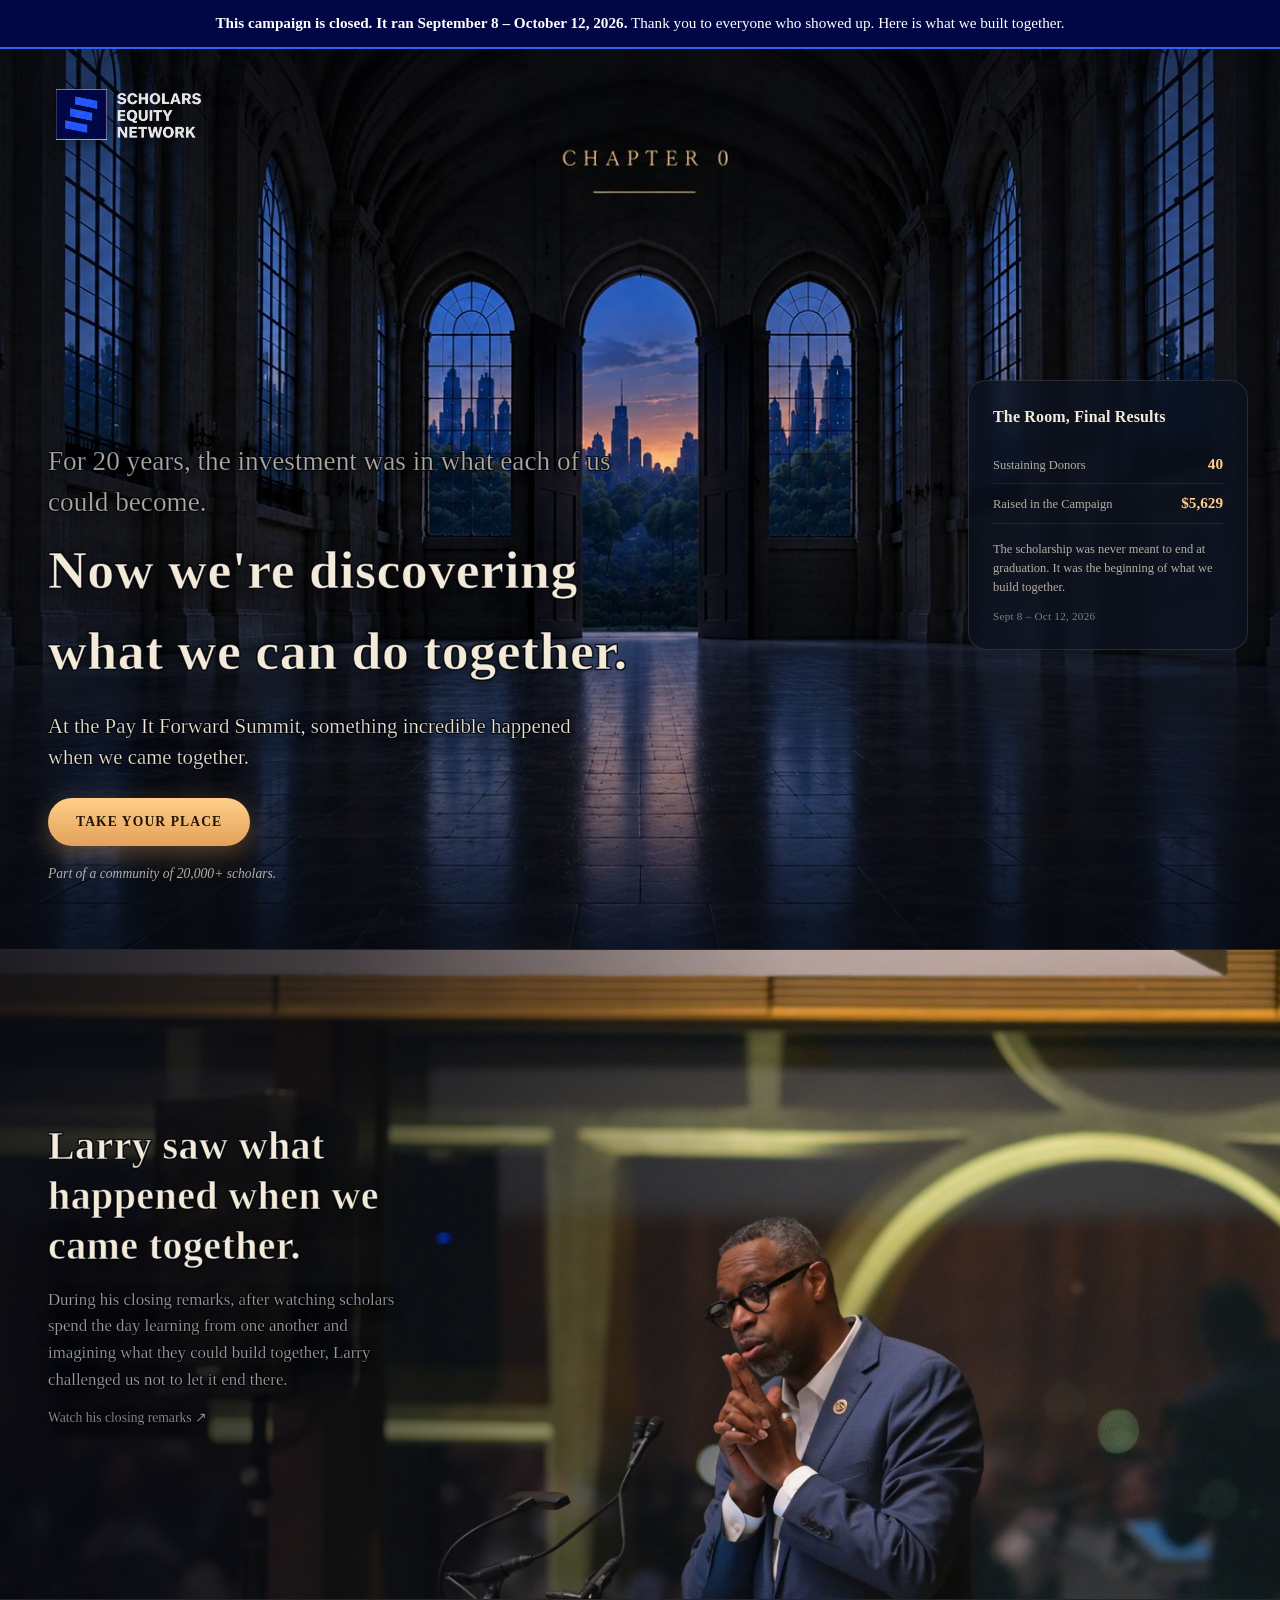
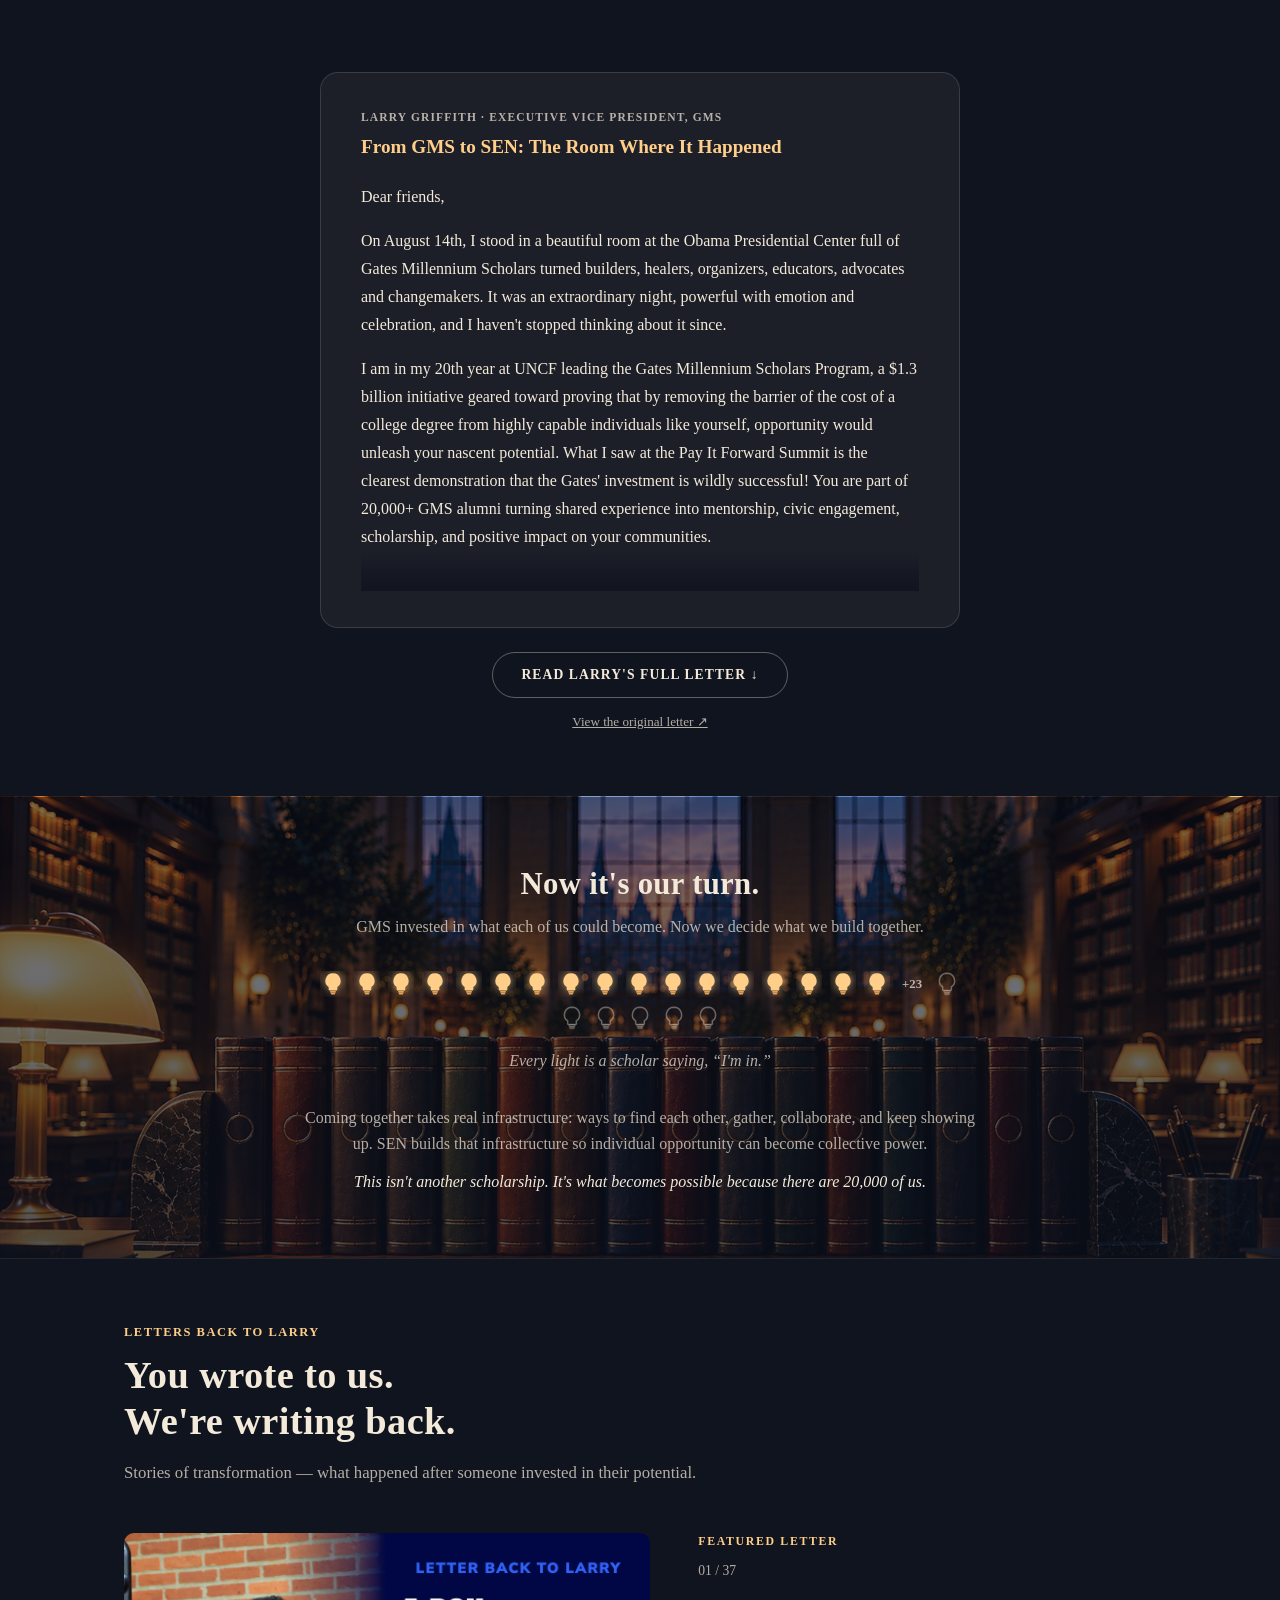
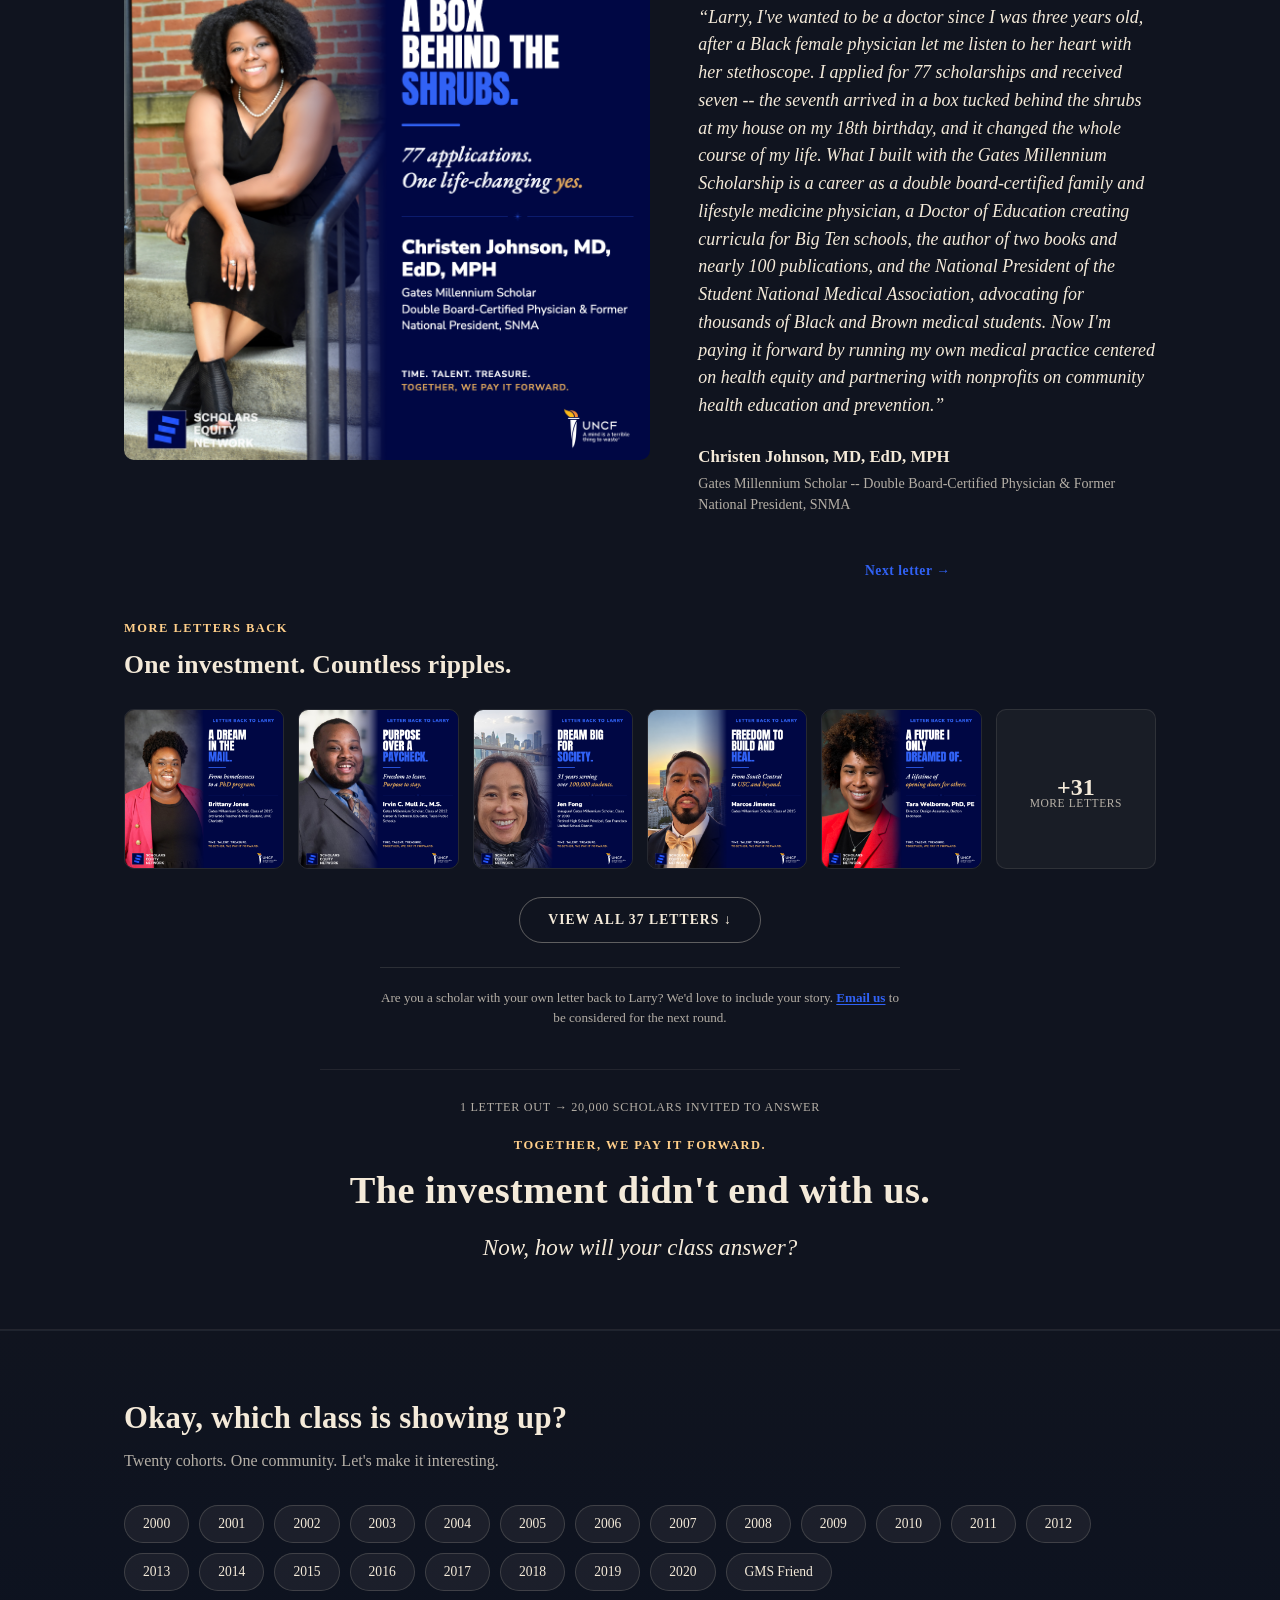
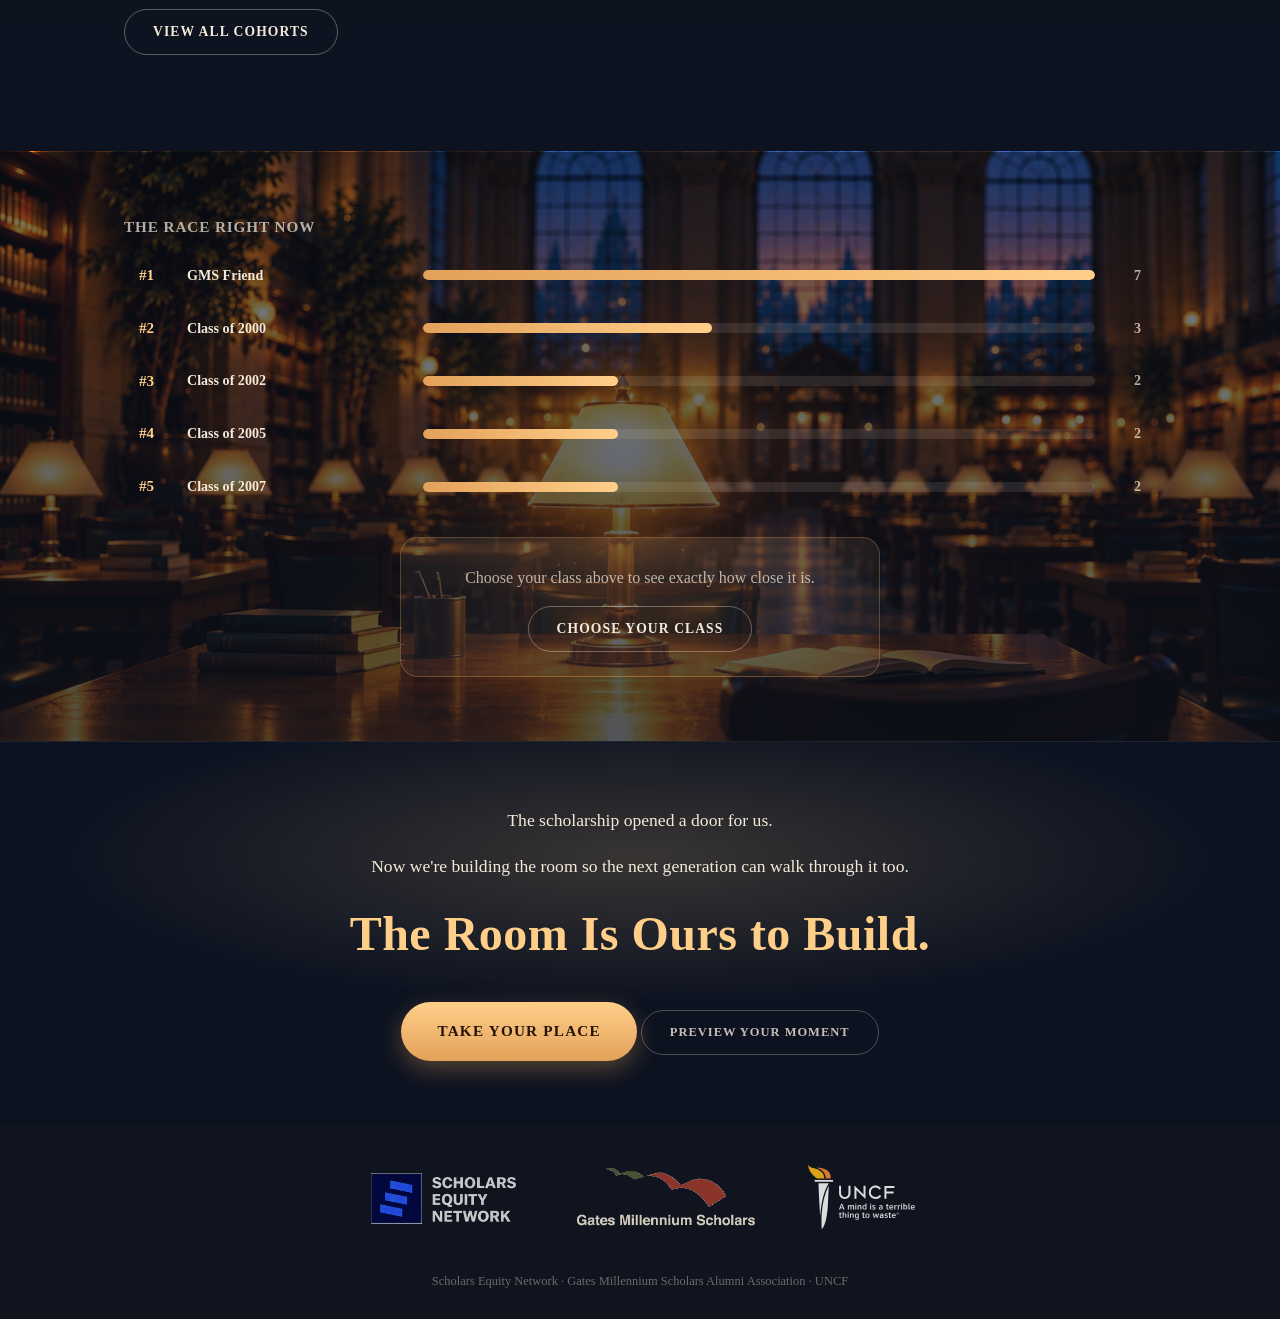
<file: index.html>
<!DOCTYPE html>
<html lang="en">
<head>
<meta charset="UTF-8" />
<meta name="viewport" content="width=device-width, initial-scale=1.0" />
<title>Scholars Equity Network · The Room Is Lighting Up</title>
<meta name="description" content="20,000 Gates Millennium Scholars have a place here. The room keeps filling." />
<link rel="stylesheet" href="styles.css" />
<link rel="stylesheet" href="letters-back.css" />
</head>
<body>

  <!-- Campaign-closed banner (ran September 8 - October 12, 2026). Remove this
       block and the .closed-banner rules in styles.css to undo. -->
  <div class="closed-banner" role="region" aria-label="Campaign status">
    <p class="closed-banner__text">
      <strong>This campaign is closed. It ran September 8 &ndash; October 12, 2026.</strong>
      Thank you to everyone who showed up. Here is what we built together.
    </p>
  </div>

  <!-- ============================================================
       SECTION 1 — HERO / LIVE ROOM
       Full-width library image with the 200-lamp canvas overlaid.
       ============================================================ -->
  <header class="hero" id="hero">
    <div class="hero__room">
      <!-- Chapter-frame system: replaces the old static library-bg +
           canvas light-dots. Two stacked frame layers crossfade as
           donor progress crosses each chapter's threshold (see
           updateHeroFrame() in app.js). -->
      <div class="hero__frame hero__frame--visible" id="heroFrameA" aria-hidden="true"></div>
      <div class="hero__frame" id="heroFrameB" aria-hidden="true"></div>
      <div class="hero__vignette" aria-hidden="true"></div>

      <!-- Legacy light-dot canvas — kept in the DOM (other code still
           references it) but hidden; the chapter frames now carry the
           "room filling up" visual instead. -->
      <canvas id="lightCanvas" class="hero__canvas" aria-hidden="true" style="display:none;"></canvas>
    </div>

    <div class="hero__overlay">
      <div class="hero__top">
        <a class="sen-logo" href="https://www.scholarsequity.org/" target="_blank" rel="noopener noreferrer" aria-label="Scholars Equity Network">
          <img class="sen-logo__image" src="assets/sen-logo-white.png" alt="Scholars Equity Network">
        </a>
      </div>

      <div class="hero__content">
        <p class="hero__eyebrow-line">For 20 years, the investment was in what each of us could become.</p>
        <h1 class="hero__headline" id="heroHeadline">Now we're discovering what we can do together.</h1>
        <p class="hero__story">At the Pay It Forward Summit, something incredible happened when we came together.</p>

        <a href="https://give.uncf.org/site/Donation2?df_id=12612&mfc_pref=T&12612.donation=form1" target="_blank" rel="noopener noreferrer" class="btn btn--primary hero__cta">TAKE YOUR PLACE</a>

        <p class="hero__community-note">Part of a community of 20,000+ scholars.</p>
      </div>
    </div>

    <!-- Right-side campaign stats panel (desktop only) -->
    <aside class="stats-panel" aria-label="Campaign progress">
      <h2 class="stats-panel__title">The Room, Final Results</h2>
      <dl class="stats-panel__list">
        <div class="stats-panel__row">
          <dt>Sustaining Donors</dt>
          <dd id="statDonors">6</dd>
        </div>
        <div class="stats-panel__row">
          <dt>Raised in the Campaign</dt>
          <dd id="statRaised">$370</dd>
        </div>
      </dl>
      <p class="stats-panel__note">The scholarship was never meant to end at graduation. It was the beginning of what we build together.</p>
      <p class="stats-panel__updated" id="statLastUpdated">Sept 8 &ndash; Oct 12, 2026</p>
    </aside>
  </header>

  <!-- ============================================================
       SECTION 1.0 — LETTER INTRO (cinematic photo + headline)
       Larry speaking at the Pay It Forward Summit. Desktop: full-
       bleed photo, text on the naturally darker left side of the
       frame (mic stand + blurred background), Larry + the
       architectural gold rings preserved unobstructed on the
       right -- matches the "room" visual language established in
       the hero. Mobile: photo first (no overlay), headline/body
       below it in normal flow -- see the max-width:900px media
       query for the swap from absolute-overlay to stacked block.
       This section now owns the "THE LETTER THAT STARTED IT"
       chapter title; the .letter section right below it (the
       actual letter card) no longer repeats its own kicker/
       headline, to avoid saying the same thing twice in a row.
       ============================================================ -->
  <section class="letter-intro" id="letterIntro" aria-labelledby="letterIntroHeading">
    <img class="letter-intro__photo" src="letter-intro.jpg" alt="Larry Griffith speaking at the Pay It Forward Summit">
    <div class="letter-intro__scrim" aria-hidden="true"></div>
    <div class="letter-intro__content">
      <h2 id="letterIntroHeading" class="letter-intro__headline">Larry saw what happened when we came together.</h2>
      <p class="letter-intro__body">During his closing remarks, after watching scholars spend the day learning from one another and imagining what they could build together, Larry challenged us not to let it end there.</p>
      <p class="letter-intro__link"><a href="https://www.youtube.com/watch?v=w-OYUx1EWHY&amp;t=11863s" target="_blank" rel="noopener noreferrer">Watch his closing remarks &#8599;</a></p>
    </div>
  </section>

  <!-- ============================================================
       SECTION 1.1 — THE LETTER THAT STARTED IT (the letter card)
       Larry's actual letter (verbatim text, cross-checked against
       the raw Mailchimp HTML -- not paraphrased), collapsed to a
       short preview by default. Visitors arriving from the letter
       itself (email/classmate share) should recognize it instantly
       without having to scroll past the whole thing to reach the
       live campaign.
       ============================================================ -->
  <section class="letter" id="letter" aria-label="Larry's letter">
    <div class="section-inner">
      <div class="letter-card">
        <p class="letter-card__eyebrow">LARRY GRIFFITH &middot; EXECUTIVE VICE PRESIDENT, GMS</p>
        <p class="letter-card__title">From GMS to SEN: The Room Where It Happened</p>

        <div class="letter-card__text">
          <p>Dear friends,</p>
          <p>On August 14th, I stood in a beautiful room at the Obama Presidential Center full of Gates Millennium Scholars turned builders, healers, organizers, educators, advocates and changemakers. It was an extraordinary night, powerful with emotion and celebration, and I haven't stopped thinking about it since.</p>
          <p>I am in my 20th year at UNCF leading the Gates Millennium Scholars Program, a $1.3 billion initiative geared toward proving that by removing the barrier of the cost of a college degree from highly capable individuals like yourself, opportunity would unleash your nascent potential. What I saw at the Pay It Forward Summit is the clearest demonstration that the Gates' investment is wildly successful! You are part of 20,000+ GMS alumni turning shared experience into mentorship, civic engagement, scholarship, and positive impact on your communities.</p>

          <span class="letter-card__fade" id="letterFade" aria-hidden="true"></span>

          <div class="letter-card__more" id="letterMore" hidden>
            <p>With our goal of growing your leadership, the scholarship was never meant to end at graduation. It was meant to be the beginning of a lifelong commitment to one another and to giving back to others &mdash; and I believe this network is only getting started, with a reach that will extend across our nation and, in time, our world. Accelerator grants already funding changemakers in community health, literacy, and beyond.</p>
            <p>To everyone who was in that room: thank you for being a powerful, living testimony. To everyone reading this who wasn't: there's a place for you here too.</p>
            <p>As I said that night, now is your turn. SEN needs you, your time, your talent and, importantly at this stage, your treasure. <strong>I am asking you to give annually and generously, with a minimum commitment of at least $100.00.</strong></p>
            <p>Every contribution keeps this momentum going, so please make a gift so that you are part of what SEN builds next.</p>
            <p class="letter-card__signoff">With excitement for everything ahead,<br />Larry Griffith<br /><span class="letter-card__signoff-title">Executive Vice President (GMS)<br />Programs &amp; Student Services, UNCF</span></p>
          </div>
        </div>
      </div>

      <button type="button" class="btn btn--ghost letter-card__toggle" id="letterToggle" aria-expanded="false" aria-controls="letterMore">Read Larry's full letter &darr;</button>
      <p class="letter-card__original"><a href="letter.html" target="_blank" rel="noopener noreferrer">View the original letter &#8599;</a></p>
    </div>
  </section>

  <!-- ============================================================
       SECTION 1.2 — THE RESPONSE (+ WHAT YOUR GIFT BUILDS, merged)
       Transforms "I received Larry's letter" into "this is what
       we're doing about it," then immediately explains what that
       response actually funds -- two adjacent, complementary beats
       (emotional "who's answering" + practical "what it builds")
       that used to be two separate small sections back-to-back.
       Merged into one for tighter pacing right after the letter.
       Lit-light count is the real, live currentDonors (via
       buildLightIcons() in app.js, same helper the personalized
       leaderboard card uses) -- the unlit count here is a purely
       illustrative "there's room for more" visual, not a specific
       numeric claim (the real per-class gap number lives in the
       leaderboard card below, where it has to be exact).
       ============================================================ -->
  <section class="response" aria-labelledby="responseHeading">
    <div class="section-inner">
      <h2 id="responseHeading" class="section-title">Now it's our turn.</h2>
      <p class="section-subtitle">GMS invested in what each of us could become. Now we decide what we build together.</p>

      <div class="response__lights" id="responseLights" aria-hidden="true">
        <!-- injected by app.js -->
      </div>
      <p class="response__caption">Every light is a scholar saying, &ldquo;I'm in.&rdquo;</p>

      <p class="gift-builds__body">Coming together takes real infrastructure: ways to find each other, gather, collaborate, and keep showing up. SEN builds that infrastructure so individual opportunity can become collective power.</p>
      <p class="gift-builds__closer">This isn't another scholarship. It's what becomes possible because there are 20,000 of us.</p>
    </div>
  </section>

  <!-- ============================================================
       SECTION 1.5 — LETTERS BACK TO LARRY
       The human bridge between Larry's letter / "now it's our turn"
       and the class leaderboard below. Larry sent one letter out;
       these are scholars answering him in their own words. Data-
       driven from lettersBackData (letters-back-data.js) -- every
       entry currently in that array is a REAL finished card from
       ~/Boards-and-Orgs/SEN/letter-back-social-template/, not a
       placeholder. See letters-back.js for the carousel/gallery
       behavior. LOCAL PROTOTYPE ONLY -- not yet pushed live.
       ============================================================ -->
  <section class="lb2-section" id="lettersBack" aria-labelledby="lb2Heading">
    <div class="section-inner">
      <div class="lb2-intro">
        <p class="section-kicker">LETTERS BACK TO LARRY</p>
        <h2 id="lb2Heading" class="lb2-intro__title">You wrote to us.<br>We're writing back.</h2>
        <p class="lb2-intro__subtitle">Stories of transformation — what happened after someone invested in their potential.</p>
      </div>

      <!-- Featured letter -->
      <div class="lb2-featured" id="lb2Featured">
        <div class="lb2-featured__art-wrap">
          <img class="lb2-featured__art" id="lb2Art" src="" alt="">
        </div>
        <div class="lb2-featured__meta">
          <p class="lb2-featured__label">Featured Letter</p>
          <p class="lb2-featured__count" id="lb2Count">01 / 27</p>
          <p class="lb2-featured__quote" id="lb2Quote"></p>
          <p class="lb2-featured__name" id="lb2Name"></p>
          <p class="lb2-featured__role" id="lb2Role"></p>
          <div class="lb2-featured__nav">
            <button type="button" class="lb2-nav-btn" id="lb2Prev">&larr; Previous</button>
            <button type="button" class="lb2-nav-btn" id="lb2Next">Next letter &rarr;</button>
          </div>
        </div>
      </div>

      <!-- More letters preview strip -->
      <div class="lb2-more">
        <p class="lb2-more__kicker">More Letters Back</p>
        <h3 class="lb2-more__headline">One investment. Countless ripples.</h3>
        <div class="lb2-strip" id="lb2Strip"></div>
      </div>

      <div class="lb2-view-all">
        <button type="button" class="btn btn--ghost" id="lb2ViewAll">View all <span id="lb2TotalCount3">27</span> letters &darr;</button>
      </div>

      <!-- Secondary CTA -- visually separated from the closing sequence
           below with its own top rule, so it reads as an intentional,
           quiet invitation rather than leftover text from the strip
           above it. -->
      <div class="lb2-contribute-row">
        <p class="lb2-contribute">Are you a scholar with your own letter back to Larry? We'd love to include your story. <a href="mailto:admin@scholarsequity.org?subject=Letter%20Back%20to%20Larry%20—%20I'd%20like%20to%20contribute&body=Hi%20SEN%20team%2C%0A%0AI%27d%20love%20to%20contribute%20my%20story%20to%20Letters%20Back%20to%20Larry%21%20Here%27s%20what%20I%27m%20sending%3A%0A%0A1%29%20My%20name%20and%20title/organization%3A%0A%0A%0A2%29%20A%20headshot%20photo%3A%0A%28attached%29%0A%0A3%29%20My%20story%20%E2%80%94%20what%20the%20Gates%20Millennium%20Scholarship%20made%20possible%20for%20me%2C%20and%20how%20I%27m%20paying%20it%20forward%3A%0A%0A%0A%0AThank%20you%21">Email us</a> to be considered for the next round.</p>
      </div>

      <!-- Expanded full gallery -->
      <div class="lb2-gallery" id="lb2Gallery" hidden>
        <h3 class="lb2-gallery__heading" id="lb2GalleryHeading">27 voices from across the Gates Millennium Scholars Program</h3>
        <div class="lb2-gallery__grid" id="lb2GalleryGrid"></div>
        <button type="button" class="btn btn--ghost lb2-gallery__close" id="lb2GalleryClose">Close &uarr;</button>
      </div>

      <!-- Closing sequence: stat -> kicker -> headline -> final challenge,
           one deliberately designed beat instead of four separate lines. -->
      <div class="lb2-closing">
        <p class="lb2-closing__stat">1 letter out &rarr; 20,000 scholars invited to answer</p>
        <p class="lb2-closing__kicker">TOGETHER, WE PAY IT FORWARD.</p>
        <h3 class="lb2-closing__headline">The investment didn't end with us.</h3>
        <p class="lb2-closing__cta">Now, how will your class answer?</p>
      </div>
    </div>
  </section>

  <!-- ============================================================
       SECTION 2 — COHORT EXPLORER
       ============================================================ -->
  <section class="cohort-explorer" id="cohorts" aria-labelledby="cohortHeading">
    <div class="section-inner">
      <h2 id="cohortHeading" class="section-title">Okay, which class is showing up?</h2>
      <p class="section-subtitle">Twenty cohorts. One community. Let's make it interesting.</p>

      <div class="cohort-nav" id="cohortNav" role="group" aria-label="Select a class year">
        <!-- cohort year buttons injected by app.js -->
      </div>

      <button type="button" class="btn btn--ghost cohort-reset" id="cohortReset">View all cohorts</button>

      <div class="cohort-all-grid" id="cohortAllGrid" aria-live="polite" hidden>
        <!-- one small card per cohort, injected by app.js -->
      </div>

      <div class="cohort-panel" id="cohortPanel" aria-live="polite" hidden>
        <h3 class="cohort-panel__year" id="cohortPanelYear">Class of 2002</h3>
        <div class="cohort-panel__stats">
          <div class="cohort-panel__stat">
            <span class="cohort-panel__stat-value" id="cohortPanelDonors">8</span>
            <span class="cohort-panel__stat-label">sustaining scholars</span>
          </div>
          <div class="cohort-panel__stat">
            <span class="cohort-panel__stat-value" id="cohortPanelRank">#1</span>
            <span class="cohort-panel__stat-label">rank among cohorts</span>
          </div>
        </div>
        <a href="https://give.uncf.org/site/Donation2?df_id=12612&mfc_pref=T&12612.donation=form1" target="_blank" rel="noopener noreferrer" class="btn btn--primary cohort-panel__cta" id="cohortPanelCta">TAKE YOUR PLACE WITH THE CLASS OF 2002</a>
      </div>
    </div>
  </section>

  <!-- ============================================================
       SECTION 3 — LEADERBOARD
       ============================================================ -->
  <section class="leaderboard" id="leaderboard" aria-label="Class leaderboard">
    <div class="section-inner">
      <h3 class="race__title">The Race Right Now</h3>
      <div class="race" id="raceList">
        <!-- ranked bar rows injected by app.js; selected class gets .race__row--selected -->
      </div>

      <div class="leaderboard__mover" id="leaderboardMover">
        <span class="leaderboard__mover-label">Biggest move this week</span>
        <span class="leaderboard__mover-detail" id="leaderboardMoverDetail">Class of 2007: 3 scholars answered Larry's call this week</span>
      </div>

      <!-- ============================================================
           YOUR CLASS -- personalized, screenshot-friendly card.
           Default (no class chosen) vs. personalized states are both
           rendered by renderYourClassCard() in app.js, driven by the
           same `selectedCohort` state the cohort-nav section above
           already sets -- no duplicate selection logic.
           ============================================================ -->
      <div class="your-class" id="yourClassCard" aria-live="polite">
        <!-- injected by app.js -->
      </div>
    </div>
  </section>

  <!-- ============================================================
       SECTION 4 — YESTERDAY VS TODAY
       ============================================================ -->
  <section class="daily-change" id="daily-change" aria-labelledby="dailyChangeHeading" hidden>
    <div class="section-inner">
      <h2 id="dailyChangeHeading" class="section-title">The Room Gets Brighter Every Time One of Us Shows Up.</h2>
      <p class="daily-change__explainer">Every light represents a scholar who said: I'm in.</p>

      <div class="daily-change__compare">
        <div class="daily-change__stat">
          <span class="daily-change__stat-label">Yesterday</span>
          <span class="daily-change__stat-value" id="yesterdayValue">78 lights</span>
        </div>
        <div class="daily-change__arrow" aria-hidden="true">→</div>
        <div class="daily-change__stat">
          <span class="daily-change__stat-label">Today</span>
          <span class="daily-change__stat-value" id="todayValue">84 lights</span>
        </div>
      </div>

      <button type="button" class="btn btn--primary" id="seeWhatChangedBtn">SEE WHAT CHANGED</button>

      <p class="daily-change__summary" id="dailyChangeSummary">6 more scholars answered Larry's call.</p>
    </div>
  </section>

  <!-- ============================================================
       SECTION 5 — THE ROOM IS OURS TO BUILD (closing + donation)
       Merged from two near-duplicate sections that both said, in
       slightly different words, "Larry opened the door, now it's
       our turn" and both ended in a TAKE YOUR PLACE button one
       scroll apart -- one closing statement now, not two. Keeps the
       real donation CTA (<a> straight to the UNCF form) and the
       "preview your moment" secondary affordance: since this is a
       static page with no way to confirm a real gift completed, it
       lets someone see what the light-up moment feels like without
       pretending it's a live receipt of their donation.
       ============================================================ -->
  <section class="goal-state" id="donate" aria-labelledby="goalStateHeading">
    <div class="section-inner">
      <p class="goal-state__copy">The scholarship opened a door for us.</p>
      <p class="goal-state__copy">Now we're building the room so the next generation can walk through it too.</p>
      <h2 id="goalStateHeading" class="goal-state__headline">The Room Is Ours to Build.</h2>

      <a href="https://give.uncf.org/site/Donation2?df_id=12612&mfc_pref=T&12612.donation=form1" target="_blank" rel="noopener noreferrer" class="btn btn--primary btn--large goal-state__cta">TAKE YOUR PLACE</a>

      <button type="button" class="btn btn--ghost donor-demo__preview-btn" id="previewMomentBtn">Preview your moment</button>

      <div class="donor-demo__moment" id="donorMoment" role="status" aria-live="polite" hidden>
        <p class="donor-demo__moment-title">YOUR LIGHT IS ON.</p>
        <p class="donor-demo__moment-detail" id="donorMomentDetail">You're sustaining scholar #85. And the room just got a little brighter.</p>
        <div class="donor-demo__moment-actions">
          <a href="#hero" class="btn btn--secondary">VIEW THE ROOM</a>
          <button type="button" class="btn btn--ghost" id="shareMomentBtn">SHARE THE MOMENT</button>
        </div>
      </div>
    </div>
  </section>

  <!-- ============================================================
       PARTNER LOGOS -- right above the footer, per Chau's request.
       gmsp-logo-white.png was sourced from UNCF's own site (a flat
       JPG on white) and reprocessed: white background keyed to
       transparent, dark gray text recolored to cream -- matches the
       SEN/UNCF treatment instead of showing as a white box.
       ============================================================ -->
  <div class="partner-logos">
    <a href="https://www.scholarsequity.org/" target="_blank" rel="noopener"><img class="partner-logos__logo partner-logos__logo--sen" src="assets/sen-logo-white.png" alt="Scholars Equity Network"></a>
    <a href="https://give.uncf.org/site/Donation2?df_id=12612&mfc_pref=T&12612.donation=form1" target="_blank" rel="noopener"><img class="partner-logos__logo partner-logos__logo--gmsp" src="assets/gmsp-logo-white.png" alt="Gates Millennium Scholars Program"></a>
    <a href="https://give.uncf.org/site/Donation2?df_id=12612&mfc_pref=T&12612.donation=form1" target="_blank" rel="noopener"><img class="partner-logos__logo partner-logos__logo--uncf" src="assets/uncf-logo.svg" alt="UNCF"></a>
  </div>

  <!-- ============================================================
       ADDITIONAL WAYS TO GIVE
       Inspired by a printed Whitman College giving-card layout Chau
       liked -- two-column reference card above the footer for donors
       who need DAF/securities/recurring-gift instructions rather than
       a one-time credit-card gift.
       ============================================================ -->
  <section class="ways-to-give" aria-labelledby="waysToGiveHeading" hidden>
    <div class="section-inner ways-to-give__inner">
      <h2 id="waysToGiveHeading" class="ways-to-give__title">Additional Ways to Give</h2>
      <div class="ways-to-give__grid">
        <div class="ways-to-give__col">
          <h3 class="ways-to-give__heading">Donor Advised Funds</h3>
          <p class="ways-to-give__body">Your fund administrator will need the following to authorize a distribution:</p>
          <p class="ways-to-give__detail">Legal name: Scholars Equity Network<br />Federal Tax ID (EIN): 85-2296933<br />Mailing address: 8 The Green #14887, Dover, DE 19901</p>
        </div>
        <div class="ways-to-give__col">
          <h3 class="ways-to-give__heading">Appreciated Securities</h3>
          <p class="ways-to-give__body">Interested in giving stocks, bonds, or mutual funds? Reach out to <a href="mailto:admin@scholarsequity.org">admin@scholarsequity.org</a> and we'll walk you through it.</p>

          <h3 class="ways-to-give__heading">Recurring Gifts</h3>
          <p class="ways-to-give__body">Set up an automatic monthly or yearly gift today at <a href="https://scholarsequity.org/donate">scholarsequity.org/donate</a>. Recurring support helps SEN plan ahead and invest with confidence year-round.</p>
        </div>
      </div>
    </div>
  </section>

  <footer class="site-footer">
    <p>Scholars Equity Network &middot; Gates Millennium Scholars Alumni Association &middot; UNCF</p>
  </footer>

  <!-- Temporary toast for the "your light is on" moment -->
  <div class="toast" id="toast" role="status" aria-live="polite"></div>

  <script src="data.js"></script>
  <script src="app.js"></script>
  <script src="letters-back-data.js"></script>
  <script src="letters-back.js"></script>
</body>
</html>
</file>
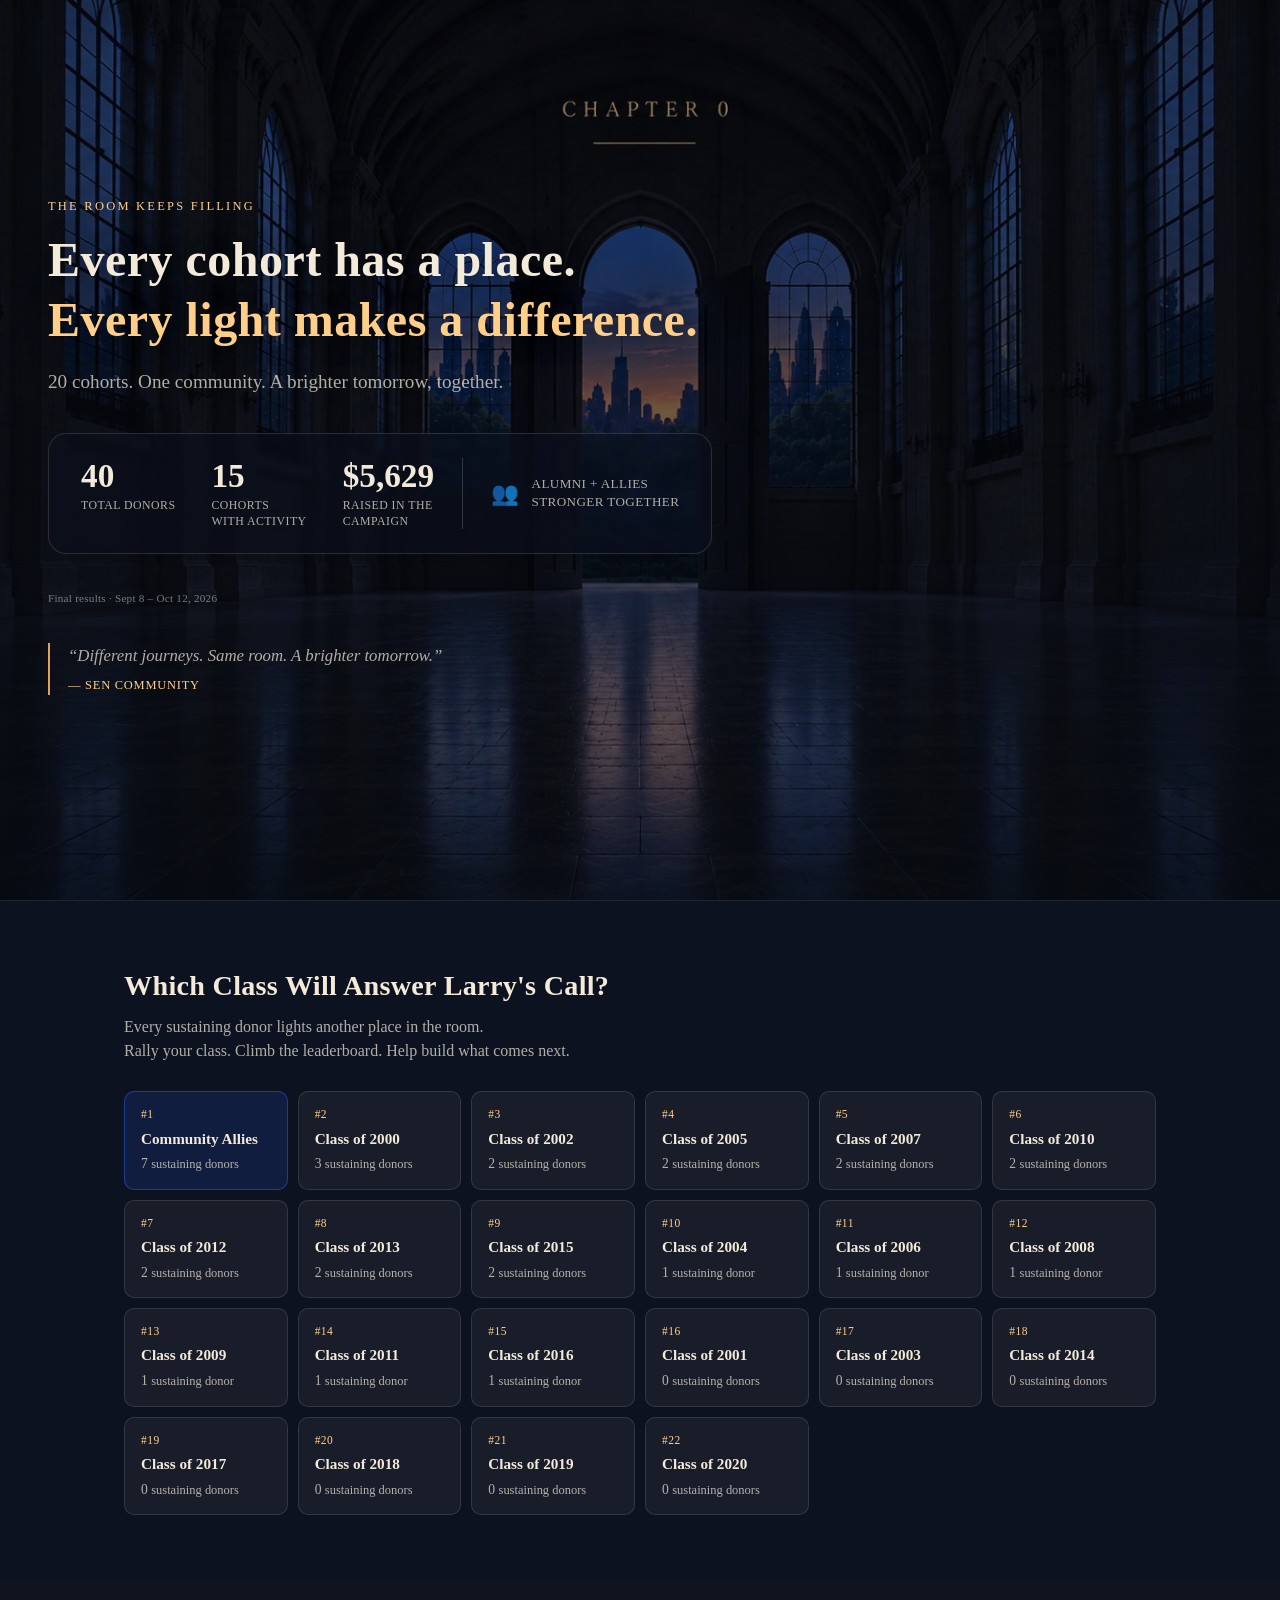
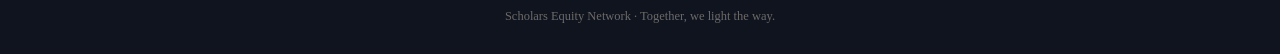
<file: leaderboard.html>
<!DOCTYPE html>
<html lang="en">
<head>
<meta charset="UTF-8" />
<meta name="viewport" content="width=device-width, initial-scale=1.0" />
<title>Scholars Equity Network — Every Cohort Has a Place</title>
<meta name="description" content="Every cohort has a place. Every light makes a difference. Real-time donor activity across every class year." />
<link rel="stylesheet" href="styles.css" />
<link rel="stylesheet" href="leaderboard.css" />
</head>
<body class="lb-body">

  <!-- ============================================================
       HERO + STATS BAR
       Same 14-frame crossfading library animation as the homepage,
       with the campaign stat row + headline sitting on top instead
       of the single "TAKE YOUR PLACE" hero.
       ============================================================ -->
  <header class="lb-hero" id="hero">
    <div class="hero__room">
      <div class="hero__frame hero__frame--visible" id="heroFrameA" aria-hidden="true"></div>
      <div class="hero__frame" id="heroFrameB" aria-hidden="true"></div>
      <div class="hero__vignette" aria-hidden="true"></div>
    </div>

    <div class="lb-hero__overlay">
      <div class="lb-hero__top">
        <p class="lb-kicker">THE ROOM KEEPS FILLING</p>
        <h1 class="lb-headline">
          Every cohort has a place.<br />
          <span class="lb-headline--accent">Every light makes a difference.</span>
        </h1>
        <p class="lb-subhead" id="lbSubhead">20 cohorts. One community. A brighter tomorrow, together.</p>
      </div>

      <div class="lb-stats" role="status" aria-live="polite">
        <div class="lb-stats__group">
          <div class="lb-stat">
            <span class="lb-stat__value" id="lbTotalDonors">6</span>
            <span class="lb-stat__label">Total Donors</span>
          </div>
          <div class="lb-stat">
            <span class="lb-stat__value" id="lbCohortsActive">4</span>
            <span class="lb-stat__label">Cohorts<br />With Activity</span>
          </div>
          <div class="lb-stat">
            <span class="lb-stat__value" id="lbTotalRaised">$370</span>
            <span class="lb-stat__label">Raised in the<br />Campaign</span>
          </div>
        </div>
        <div class="lb-stats__divider" aria-hidden="true"></div>
        <div class="lb-stats__note">
          <span class="lb-stats__note-icon" aria-hidden="true">&#128101;</span>
          <span>Alumni + Allies<br />Stronger Together</span>
        </div>
      </div>
      <p class="lb-updated" id="lbLastUpdated" >Final results &middot; Sept 8 &ndash; Oct 12, 2026</p>

      <blockquote class="lb-quote">
        &ldquo;Different journeys. Same room. A brighter tomorrow.&rdquo;
        <cite>— SEN Community</cite>
      </blockquote>
    </div>
  </header>

  <!-- ============================================================
       ALL-COHORTS GRID
       Always visible (no "View all cohorts" click needed) --
       reuses the same open-ended card styling as the homepage's
       cohort-explorer section, just without the click-to-reveal.
       ============================================================ -->
  <section class="lb-grid-section" aria-labelledby="lbGridHeading">
    <div class="section-inner">
      <h2 id="lbGridHeading" class="lb-grid-heading">Which Class Will Answer Larry's Call?</h2>
      <p class="lb-grid-subtitle">Every sustaining donor lights another place in the room.<br />Rally your class. Climb the leaderboard. Help build what comes next.</p>
      <div class="cohort-all-grid lb-grid" id="lbCohortGrid">
        <!-- one card per cohort, injected by leaderboard.js -->
      </div>
    </div>
  </section>

  <footer class="site-footer lb-footer">
    <p>Scholars Equity Network &middot; Together, we light the way.</p>
  </footer>

  <script src="data.js"></script>
  <script src="leaderboard.js"></script>
</body>
</html>
</file>
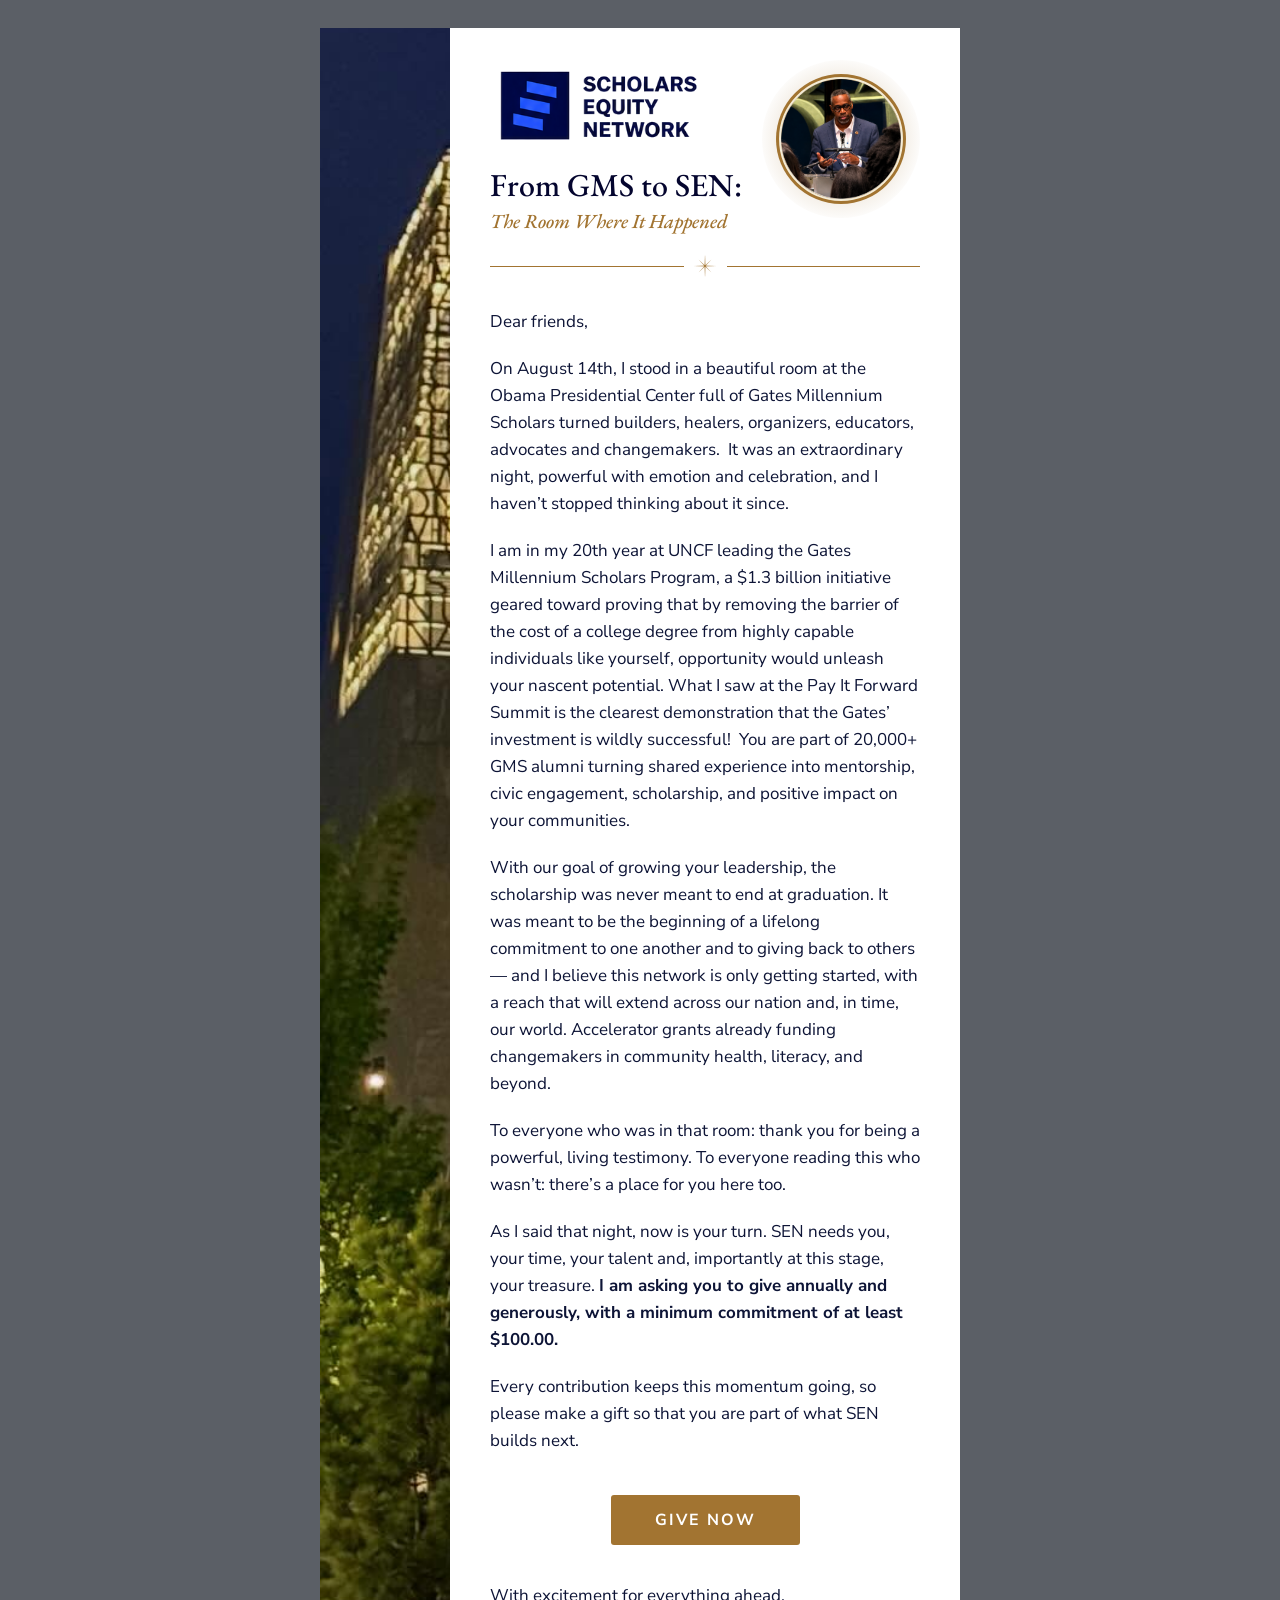
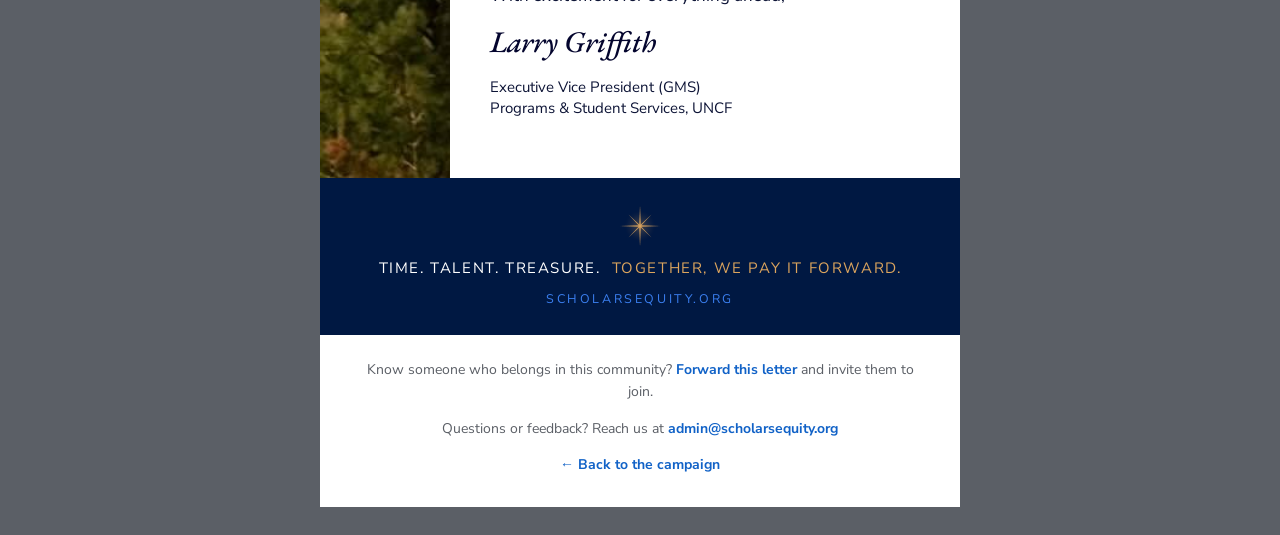
<file: letter.html>
<!DOCTYPE html>
<html lang="en">
<head>
<meta charset="utf-8">
<meta name="viewport" content="width=device-width, initial-scale=1">
<meta name="x-apple-disable-message-reformatting">
<title>From GMS to SEN: The Room Where It Happened</title>
<link rel="preconnect" href="https://fonts.googleapis.com">
<link rel="preconnect" href="https://fonts.gstatic.com" crossorigin>
<link href="https://fonts.googleapis.com/css2?family=EB+Garamond:ital,wght@0,400..700;1,400..700&family=Nunito+Sans:ital,opsz,wght@0,6..12,300..900;1,6..12,300..900&display=swap" rel="stylesheet">
<style>
  body{margin:0;padding:0;background:#5b5f66;-webkit-text-size-adjust:100%;text-size-adjust:100%;}
  table{border-collapse:collapse;}
  img{border:0;line-height:100%;outline:none;text-decoration:none;-ms-interpolation-mode:bicubic;}
  a{color:#1162C7;}

  .email-container{width:640px;max-width:640px;}

  /* ---------- left strip (table rowspan, not flex — flexbox is unreliable in email clients) ---------- */
  .strip-td{width:130px;padding:0;line-height:0;font-size:0;background-color:#292208;}
  .strip-img{display:block;width:130px;height:1750px;object-fit:cover;object-position:left top;}
  .content-cell{width:100%;}

  /* ---------- mobile-only top banner (hidden on desktop) ---------- */
  .mobile-banner{display:none;}
  .mobile-banner img{max-width:100%;}

  /* ---------- masthead ---------- */
  .logo-img{display:block;width:220px;height:auto;}
  h1{
    font-family:"EB Garamond",Garamond,Georgia,serif;
    font-weight:500;font-size:32px;line-height:1.05;
    color:#04052E;margin:22px 0 0 0;letter-spacing:0;
  }
  h2{
    font-family:"EB Garamond",Garamond,Georgia,serif;
    font-style:italic;font-weight:500;font-size:20px;line-height:1.15;
    color:#A27431;margin:8px 0 0 0;
  }

  /* ---------- ornament rule ---------- */
  .ornament-line-bar{height:1px;line-height:1px;font-size:1px;background-color:#A27431;}

  /* ---------- letter body ---------- */
  .letter{
    font-family:"Nunito Sans","Avenir Next","Avenir",-apple-system,"Segoe UI",sans-serif;
    font-weight:400;font-size:17px;line-height:27px;
    color:#0D1436;
  }
  .letter p{margin:0 0 20px 0;}
  .letter strong{font-weight:700;}
  .letter a{color:#1162C7;font-weight:700;font-style:italic;text-decoration:none;}
  .letter a:hover{text-decoration:underline;}

  /* ---------- give-now CTA ---------- */
  .cta-btn{
    display:inline-block;
    font-family:"Nunito Sans","Avenir Next","Avenir",-apple-system,"Segoe UI",sans-serif;
    font-size:16px;font-weight:700;letter-spacing:2px;
    color:#fff !important;background-color:#A27431;
    padding:14px 44px;border-radius:3px;
    text-decoration:none;
  }

  /* ---------- signature ---------- */
  .sig-signature{
    font-family:"EB Garamond",Garamond,Georgia,serif;
    font-style:italic;font-weight:500;font-size:30px;color:#04052E;
    margin:0 0 6px 0;line-height:1;
  }
  .sig-title{
    font-family:"Nunito Sans","Avenir Next","Avenir",sans-serif;
    font-size:15px;font-weight:400;color:#0D1436;line-height:1.4;margin:0;
  }

  /* ---------- footer bar ---------- */
  .fwd-text{
    font-family:"Nunito Sans","Avenir Next","Avenir",-apple-system,"Segoe UI",sans-serif;
    font-size:14px;font-weight:400;color:#5b5f66;line-height:1.6;margin:14px 0 0 0;
  }
  .fwd-text a{color:#1162C7;font-weight:700;text-decoration:none;}
  .fwd-text a:hover{text-decoration:underline;}

  .footer-td{background-color:#001842;padding:28px 24px;text-align:center;}
  .tagline{
    font-family:"Nunito Sans","Avenir Next","Avenir",sans-serif;
    font-size:15px;font-weight:400;letter-spacing:1.6px;color:#fff;margin:10px 0 0 0;line-height:1.6;
  }
  .tagline .gold{color:#DCA55E;}
  .footer-url{
    font-family:"Nunito Sans","Avenir Next","Avenir",sans-serif;
    font-size:12.5px;font-weight:400;letter-spacing:2.6px;color:#3B80F2;text-decoration:none;
    display:inline-block;margin-top:10px;
  }

  /* ================= MOBILE ================= */
  @media only screen and (max-width:680px){
    .email-container{width:100% !important;max-width:100% !important;}
    .strip-td{display:none !important;}
    .content-cell{width:100% !important;}
    .mobile-banner{display:block !important;position:relative;overflow:hidden;height:150px;}
    .mobile-banner img{width:100%;height:100%;object-fit:cover;object-position:center 28%;display:block;}
    .mobile-banner .strip-shade{position:absolute;inset:0;background:linear-gradient(to bottom,rgba(4,5,46,.35) 0%,rgba(4,5,46,0) 30%);}
    .content-pad{padding:26px 22px 0 22px !important;}
    .letter-pad{padding:18px 22px 0 22px !important;}
    .cta-pad{padding:8px 22px 26px 22px !important;}
    .sig-pad{padding:0 22px 26px 22px !important;}
    .fwd-pad{padding:22px 22px 26px 22px !important;}
    .stack{display:block !important;width:100% !important;text-align:center !important;padding-left:0 !important;padding-right:0 !important;}
    .logo-img{margin:0 auto !important;}
    h1{font-size:6.2vw !important;}
    h2{font-size:4.4vw !important;}
    .headshot-cell{padding-top:18px !important;}
    .tagline{font-size:2.6vw !important;letter-spacing:0.5px !important;}
  }
</style>
</head>
<body>

<table role="presentation" width="100%" cellpadding="0" cellspacing="0" border="0" style="background:#5b5f66;">
  <tr>
    <td align="center" style="padding:28px 12px;">

      <table role="presentation" class="email-container" width="640" cellpadding="0" cellspacing="0" border="0" style="background:#ffffff;">

        <!-- ============ MOBILE-ONLY BANNER (hidden on desktop) ============ -->
        <tr>
          <td colspan="2">
            <div class="mobile-banner">
              <img src="letter-assets/strip-mobile.png" width="640" height="150" alt="The Obama Presidential Center at night">
              <div class="strip-shade" aria-hidden="true"></div>
            </div>
          </td>
        </tr>

        <!-- ============ STRIP (left, desktop, rowspan) + MASTHEAD ============ -->
        <tr>
          <td class="strip-td" rowspan="4" valign="top">
            <img class="strip-img" src="letter-assets/strip.png" width="130" height="1750" alt="The Obama Presidential Center at night">
          </td>
          <td class="content-cell" valign="top">

                <!-- masthead -->
                <div class="content-pad" style="padding:32px 40px 0 40px;">
                  <table role="presentation" width="100%" cellpadding="0" cellspacing="0" border="0">
                    <tr>
                      <td class="stack" width="66%" valign="top" style="padding-right:16px;">
                        <img class="logo-img" src="letter-assets/logo.png" alt="Scholars Equity Network">
                        <h1>From GMS to SEN:</h1>
                        <h2>The Room Where It Happened</h2>
                      </td>
                      <td class="stack headshot-cell" width="34%" valign="top" align="center">
                        <!-- gold-ring circular headshot -->
                        <table role="presentation" cellpadding="0" cellspacing="0" border="0" align="center" style="background:radial-gradient(circle,rgba(162,116,49,.45) 0%,rgba(162,116,49,.12) 55%,rgba(162,116,49,0) 75%);border-radius:50%;">
                          <tr>
                            <td style="padding:14px;">
                              <table role="presentation" cellpadding="0" cellspacing="0" border="0" style="background-color:#A27431;border-radius:50%;">
                                <tr>
                                  <td style="padding:3px;">
                                    <img src="letter-assets/headshot.png" width="120" height="120" alt="Larry Griffith speaking at the Pay It Forward Summit" style="display:block;border-radius:50%;border:2px solid #F4ECD7;width:120px;height:120px;object-fit:cover;">
                                  </td>
                                </tr>
                              </table>
                            </td>
                          </tr>
                        </table>
                      </td>
                    </tr>
                  </table>

                  <!-- ornament rule -->
                  <table role="presentation" width="100%" cellpadding="0" cellspacing="0" border="0" style="margin-top:22px;">
                    <tr>
                      <td width="45%" valign="middle"><div class="ornament-line-bar">&nbsp;</div></td>
                      <td width="30" align="center" valign="middle">
                        <img src="letter-assets/star-ornament.png" width="22" height="22" alt="" style="display:block;">
                      </td>
                      <td width="45%" valign="middle"><div class="ornament-line-bar">&nbsp;</div></td>
                    </tr>
                  </table>
                </div>
          </td>
        </tr>

        <!-- ============ LETTER BODY ============ -->
        <tr>
          <td class="content-cell" valign="top">
                <div class="letter-pad letter" style="padding:24px 40px 0 40px;">

                  <p>Dear friends,</p>

                  <p>On August 14th, I stood in a beautiful room at the Obama Presidential Center
                  full of Gates Millennium Scholars turned builders, healers, organizers, educators,
                  advocates and changemakers.&nbsp; It was an extraordinary night, powerful with emotion
                  and celebration, and I haven&rsquo;t stopped thinking about it since.</p>

                  <p>I am in my 20th year at UNCF leading the Gates Millennium Scholars Program, a $1.3
                  billion initiative geared toward proving that by removing the barrier of the cost of a
                  college degree from highly capable individuals like yourself, opportunity would unleash
                  your nascent potential. What I saw at the Pay It Forward Summit is the clearest
                  demonstration that the Gates&rsquo; investment is wildly successful!&nbsp; You are part of 20,000+
                  GMS alumni turning shared experience into mentorship, civic engagement, scholarship,
                  and positive impact on your communities.</p>

                  <p>With our goal of growing your leadership, the scholarship was never meant to end at
                  graduation. It was meant to be the beginning of a lifelong commitment to one another
                  and to giving back to others &mdash; and I believe this network is only getting started, with a
                  reach that will extend across our nation and, in time, our world. Accelerator grants
                  already funding changemakers in community health, literacy, and beyond.</p>

                  <p>To everyone who was in that room: thank you for being a powerful, living testimony.
                  To everyone reading this who wasn&rsquo;t: there&rsquo;s a place for you here too.</p>

                  <p>As I said that night, now is your turn. SEN needs you, your time, your talent and,
                  importantly at this stage, your treasure. <strong>I am asking you to give annually and
                  generously, with a minimum commitment of at least $100.00.</strong></p>

                  <p style="margin-bottom:0;">Every contribution keeps this momentum going, so please make a gift so that you
                  are part of what SEN builds next.</p>

                </div>
          </td>
        </tr>

        <!-- ============ GIVE NOW CTA ============ -->
        <tr>
          <td class="content-cell" valign="top">
                <div class="cta-pad" style="padding:10px 40px 34px 40px;text-align:center;">
                  <a class="cta-btn" href="https://give.uncf.org/site/Donation2?df_id=12612&amp;mfc_pref=T&amp;12612.donation=form1" target="_blank" rel="noopener noreferrer">GIVE NOW</a>
                </div>
          </td>
        </tr>

        <!-- ============ SIGNATURE ============ -->
        <tr>
          <td class="content-cell" valign="top">
                <div class="sig-pad letter" style="padding:0 40px 34px 40px;">
                  <p style="margin:0 0 18px 0;">With excitement for everything ahead,</p>
                  <p class="sig-signature">Larry Griffith</p>
                  <p class="sig-title">Executive Vice President (GMS)<br>Programs &amp; Student Services, UNCF</p>
                </div>
          </td>
        </tr>

        <!-- ============ FOOTER (full width) ============ -->
        <tr>
          <td class="footer-td" colspan="2">
            <img src="letter-assets/star-footer.png" width="40" height="40" alt="" style="display:block;margin:0 auto;">
            <p class="tagline">TIME. TALENT. TREASURE.&nbsp;&nbsp;<span class="gold">TOGETHER, WE PAY IT FORWARD.</span></p>
            <a class="footer-url" href="https://scholarsequity.org">SCHOLARSEQUITY.ORG</a>
          </td>
        </tr>

        <!-- ============ FORWARD / CONTACT ============ -->
        <tr>
          <td class="fwd-pad" colspan="2" align="center" style="padding:24px 40px 30px 40px;">
            <p class="fwd-text" style="margin-top:0;">
              Know someone who belongs in this community?
              <a href="https://scholarsequity.org">Forward this letter</a> and invite them to join.
            </p>
            <p class="fwd-text">
              Questions or feedback? Reach us at
              <a href="mailto:admin@scholarsequity.org">admin@scholarsequity.org</a>
            </p>
            <p class="fwd-text">
              <a href="index.html">&larr; Back to the campaign</a>
            </p>
          </td>
        </tr>

      </table>

    </td>
  </tr>
</table>

</body>
</html>
</file>
<file: styles.css>
/* ============================================================
   styles.css
   Warm community-library aesthetic: navy/charcoal shadows,
   amber light, cream type. Avoids "elite club" / "luxury hotel"
   / corporate-dashboard territory in favor of calm, editorial
   nonprofit design.
   ============================================================ */

:root {
  /* ---- Library background ------------------------------------
     Swap this single variable to change the room image. The 200
     light coordinates in data.js are hand-fit to library-bg.jpg
     (tables/lamps left and right of the center aisle, lamps
     unlit) -- if the image changes significantly, re-check the
     coordinate alignment. A subtle gradient is layered underneath
     as a fallback fade so the top/bottom edges blend into the
     page even if the image doesn't perfectly fill the hero. */
  --library-bg:
    url("library-bg.jpg"),
    linear-gradient(180deg, #0c1220 0%, #121a2e 35%, #1a2338 65%, #0c1220 100%);

  /* SEN-inspired dark blue accents */
  --sen-navy: #000744;
  --sen-blue: #3162f5;

  /* Library palette */
  --charcoal: #10141f;
  --navy-deep: #0c1220;
  --amber: #e3a15a;
  --amber-bright: #ffcf8a;
  --cream: #f4ead9;
  --cream-dim: rgba(244, 234, 217, 0.72);

  --radius-md: 10px;
  --radius-lg: 18px;

  color-scheme: dark;
}

* {
  box-sizing: border-box;
}

html, body {
  margin: 0;
  padding: 0;
}

body {
  font-family: "Iowan Old Style", "Palatino Linotype", Palatino, Georgia, "Times New Roman", serif;
  background: var(--navy-deep);
  color: var(--cream);
  line-height: 1.5;
}

h1, h2, h3 {
  font-family: "Iowan Old Style", Georgia, "Times New Roman", serif;
  font-weight: 600;
  letter-spacing: 0.01em;
  margin: 0;
}

p {
  margin: 0;
}

a {
  color: inherit;
}

.section-inner {
  max-width: 1080px;
  margin: 0 auto;
  padding: 64px 24px;
}

/* Small uppercase eyebrow used above a section-title -- "THE LETTER
   THAT STARTED IT" / "THE RESPONSE" / "THE CLASS CHALLENGE" -- ties
   the three-act narrative together visually without repeating a
   full heading treatment each time. */
.section-kicker {
  font-size: 0.78rem;
  font-weight: 700;
  letter-spacing: 0.12em;
  color: var(--amber-bright);
  text-transform: uppercase;
  margin-bottom: 10px;
}

.section-title {
  font-size: clamp(1.5rem, 2.4vw, 2.1rem);
  color: var(--cream);
  margin-bottom: 8px;
}

.section-subtitle {
  color: var(--cream-dim);
  font-size: 1rem;
  margin-bottom: 32px;
}

/* ---- Buttons ------------------------------------------------ */
.btn {
  display: inline-block;
  border: none;
  border-radius: 999px;
  padding: 14px 28px;
  font-family: inherit;
  font-size: 0.85rem;
  font-weight: 700;
  letter-spacing: 0.08em;
  text-transform: uppercase;
  text-decoration: none;
  cursor: pointer;
  transition: transform 0.15s ease, box-shadow 0.15s ease, background 0.15s ease;
}

.btn:focus-visible {
  outline: 3px solid var(--sen-blue);
  outline-offset: 3px;
}

.btn--primary {
  background: linear-gradient(180deg, var(--amber-bright), var(--amber));
  color: #241407;
  box-shadow: 0 8px 24px rgba(227, 161, 90, 0.35);
}

.btn--primary:hover {
  transform: translateY(-1px);
  box-shadow: 0 10px 28px rgba(227, 161, 90, 0.45);
}

.btn--secondary {
  background: var(--sen-blue);
  color: #fff;
}

.btn--secondary:hover {
  transform: translateY(-1px);
}

.btn--ghost {
  background: transparent;
  color: var(--cream);
  border: 1px solid rgba(244, 234, 217, 0.35);
}

.btn--ghost:hover {
  border-color: var(--amber);
  color: var(--amber-bright);
}

/* ---- Letters Back teaser (embargo-safe, live before Sept 28) ---- */
.letters-teaser {
  border-top: 1px solid rgba(244, 234, 217, 0.1);
  border-bottom: 1px solid rgba(244, 234, 217, 0.1);
}

.letters-teaser__inner {
  text-align: center;
  padding-top: 48px;
  padding-bottom: 48px;
  max-width: 640px;
}

.letters-teaser__body {
  margin-left: auto;
  margin-right: auto;
}

.letters-teaser__cta {
  margin-top: 8px;
}

.btn--large {
  padding: 18px 36px;
  font-size: 0.95rem;
}

/* ============================================================
   SECTION 1 — HERO / LIVE ROOM
   ============================================================ */
.hero {
  position: relative;
  min-height: 100vh;
  display: grid;
  grid-template-columns: 1fr 320px;
  background: var(--charcoal);
  overflow: hidden;
}

.hero__room {
  position: relative;
  grid-column: 1 / -1;
  grid-row: 1;
  min-height: 100vh;
}

.hero__bg {
  position: absolute;
  inset: 0;
  background-image: var(--library-bg);
  background-size: cover;
  background-position: center;
}

/* ----------------------------------------------------------
   Chapter-frame crossfade layers (replaces the canvas light-dot
   system). Two stacked images; JS toggles which one is opacity:1
   so the transition fades smoothly instead of popping. */
.hero__frame {
  position: absolute;
  inset: 0;
  background-size: cover;
  background-position: center;
  opacity: 0;
  transition: opacity 1.1s ease-in-out;
}

.hero__frame--visible {
  opacity: 1;
}

.hero__vignette {
  position: absolute;
  inset: 0;
  background: radial-gradient(ellipse 80% 70% at 50% 40%, transparent 40%, rgba(6, 9, 16, 0.75) 100%);
  pointer-events: none;
}

.hero__canvas {
  position: absolute;
  inset: 0;
  width: 100%;
  height: 100%;
}

.hero__overlay {
  position: relative;
  z-index: 2;
  grid-column: 1;
  grid-row: 1;
  display: flex;
  flex-direction: column;
  justify-content: space-between;
  min-height: 100vh;
  padding: 32px 48px 64px;
  pointer-events: none;
}

.hero__overlay > * {
  pointer-events: auto;
}

.hero__top {
  display: flex;
  align-items: center;
}

.sen-logo {
  display: flex;
  align-items: center;
}

.sen-logo__image {
  height: 64px;
  width: auto;
  filter: drop-shadow(0 2px 10px rgba(0, 0, 0, 0.45));
}

.hero__content {
  max-width: 620px;
}

/* Both the headline and subhead sit directly on top of the animated
   photo (no solid background behind them), so legibility varies by
   frame -- a bright window or light-colored wall can wash the text
   out. -webkit-text-stroke draws a crisp outline in Chrome/Safari/
   Edge; the layered text-shadow (soft depth shadow + a tight 1px
   outline in all 4 directions) is the universal fallback/backup for
   browsers that ignore text-stroke, so the outline effect holds up
   everywhere, not just WebKit browsers. */
/* Short lead-in sentence above the headline -- smaller/dimmer than
   the headline itself so the two sentences read as setup -> payoff
   instead of one flat six-line block. Same legibility treatment
   (outline + shadow) since it sits on the same photo. */
.hero__eyebrow-line {
  font-size: clamp(1.3rem, 2.2vw, 1.7rem);
  color: var(--cream-dim);
  margin-bottom: 8px;
  -webkit-text-stroke: 0.5px rgba(6, 9, 16, 0.55);
  text-shadow:
    0 2px 14px rgba(0, 0, 0, 0.5),
    -1px -1px 0 rgba(6, 9, 16, 0.75),
    1px -1px 0 rgba(6, 9, 16, 0.75),
    -1px 1px 0 rgba(6, 9, 16, 0.75),
    1px 1px 0 rgba(6, 9, 16, 0.75);
}

.hero__headline {
  font-size: clamp(2rem, 4.2vw, 3.4rem);
  color: var(--cream);
  -webkit-text-stroke: 1px rgba(6, 9, 16, 0.65);
  text-shadow:
    0 4px 24px rgba(0, 0, 0, 0.5),
    -1px -1px 0 rgba(6, 9, 16, 0.85),
    1px -1px 0 rgba(6, 9, 16, 0.85),
    -1px 1px 0 rgba(6, 9, 16, 0.85),
    1px 1px 0 rgba(6, 9, 16, 0.85);
}

/* Narrative copy between the headline and the "THE ROOM KEEPS
   FILLING" kicker -- same legibility treatment (outline + shadow)
   as the headline/subhead since it sits on the same photo. */
.hero__story {
  margin-top: 18px;
  max-width: 560px;
  font-size: clamp(1.05rem, 1.7vw, 1.3rem);
  line-height: 1.5;
  color: var(--cream);
  -webkit-text-stroke: 0.5px rgba(6, 9, 16, 0.55);
  text-shadow:
    0 2px 16px rgba(0, 0, 0, 0.5),
    -1px -1px 0 rgba(6, 9, 16, 0.75),
    1px -1px 0 rgba(6, 9, 16, 0.75),
    -1px 1px 0 rgba(6, 9, 16, 0.75),
    1px 1px 0 rgba(6, 9, 16, 0.75);
}

.hero__subhead {
  margin-top: 22px;
  font-size: clamp(1.05rem, 1.6vw, 1.35rem);
  color: var(--cream-dim);
  -webkit-text-stroke: 0.6px rgba(6, 9, 16, 0.65);
  text-shadow:
    0 2px 14px rgba(0, 0, 0, 0.5),
    -1px -1px 0 rgba(6, 9, 16, 0.8),
    1px -1px 0 rgba(6, 9, 16, 0.8),
    -1px 1px 0 rgba(6, 9, 16, 0.8),
    1px 1px 0 rgba(6, 9, 16, 0.8);
}

.hero__progress {
  margin-top: 28px;
}

.hero__progress-line {
  font-size: 1.05rem;
  font-weight: 600;
  color: var(--amber-bright);
}

.hero__progress-remaining {
  margin-top: 2px;
  font-size: 0.9rem;
  color: var(--cream-dim);
}

.hero__progress-bar {
  margin-top: 12px;
  width: 100%;
  max-width: 360px;
  height: 8px;
  border-radius: 999px;
  background: rgba(244, 234, 217, 0.14);
  overflow: hidden;
}

.hero__progress-fill {
  height: 100%;
  width: 42%; /* set dynamically by app.js */
  border-radius: 999px;
  background: linear-gradient(90deg, var(--amber), var(--amber-bright));
  transition: width 0.6s ease;
}

.hero__cta {
  margin-top: 26px;
}

.hero__community-note {
  margin-top: 18px;
  font-size: 0.85rem;
  color: var(--cream-dim);
  font-style: italic;
}

/* Right-side stats panel (desktop) */
.stats-panel {
  position: relative;
  z-index: 2;
  grid-column: 2;
  grid-row: 1;
  align-self: center;
  justify-self: end;
  margin: 32px 32px 0 0;
  padding: 24px;
  width: 280px;
  background: rgba(12, 18, 32, 0.72);
  border: 1px solid rgba(244, 234, 217, 0.12);
  border-radius: var(--radius-lg);
  backdrop-filter: blur(6px);
}

.stats-panel__title {
  font-size: 1rem;
  color: var(--cream);
  margin-bottom: 16px;
}

.stats-panel__list {
  margin: 0 0 16px;
}

.stats-panel__row {
  display: flex;
  justify-content: space-between;
  align-items: baseline;
  padding: 8px 0;
  border-bottom: 1px solid rgba(244, 234, 217, 0.08);
}

.stats-panel__row dt {
  font-size: 0.78rem;
  color: var(--cream-dim);
}

.stats-panel__row dd {
  margin: 0;
  font-weight: 700;
  color: var(--amber-bright);
  font-size: 0.95rem;
}

.stats-panel__note {
  font-size: 0.78rem;
  color: var(--cream-dim);
  line-height: 1.5;
}

.stats-panel__updated {
  margin-top: 12px;
  font-size: 0.7rem;
  color: rgba(244, 234, 217, 0.5);
  letter-spacing: 0.02em;
}

/* ============================================================
   SECTION 1.0 — LETTER INTRO (cinematic photo + headline)
   Desktop: .letter-intro__photo is absolutely positioned full-
   bleed (object-fit:cover), text sits in the naturally darker
   left portion of the frame with only a left-to-right gradient
   scrim (subtle -- Larry and the gold rings stay unobstructed).
   Mobile (see media query): the photo reverts to a normal,
   static, full-width block and the text drops below it in plain
   flow -- not a forced version of the desktop overlay.
   ============================================================ */
.letter-intro {
  position: relative;
  /* Locked to the photo's own ratio (2200x1118) instead of a fixed
     min-height. A fixed height + object-fit:cover meant the crop
     depended on how far the container's own ratio drifted from the
     photo's -- on a browser window taller/narrower than my test
     sizes, "cover" scaled way up to fill that height, zooming in and
     cropping out almost everything but a sliver near the right edge.
     aspect-ratio guarantees the box always matches the photo, so
     cover never has to crop beyond what's intentional, on any
     window size. min/max-height are just sane bounds for extreme
     window shapes. */
  aspect-ratio: 2200 / 1118;
  min-height: 380px;
  max-height: 720px;
  display: flex;
  align-items: center;
  overflow: hidden;
  border-top: 1px solid rgba(244, 234, 217, 0.08);
}

.letter-intro__photo {
  position: absolute;
  inset: 0;
  width: 100%;
  height: 100%;
  object-fit: cover;
  object-position: center right;
}

.letter-intro__scrim {
  position: absolute;
  inset: 0;
  background: linear-gradient(
    90deg,
    rgba(8, 10, 18, 0.88) 0%,
    rgba(8, 10, 18, 0.68) 26%,
    rgba(8, 10, 18, 0.3) 48%,
    rgba(8, 10, 18, 0.04) 62%,
    transparent 75%
  );
}

.letter-intro__content {
  position: relative;
  z-index: 2;
  max-width: 460px;
  padding: 56px 48px;
}

.letter-intro__headline {
  font-size: clamp(1.7rem, 3.2vw, 2.5rem);
  color: var(--cream);
  line-height: 1.25;
  margin-bottom: 16px;
  -webkit-text-stroke: 1px rgba(6, 9, 16, 0.65);
  text-shadow:
    0 4px 24px rgba(0, 0, 0, 0.5),
    -1px -1px 0 rgba(6, 9, 16, 0.85),
    1px -1px 0 rgba(6, 9, 16, 0.85),
    -1px 1px 0 rgba(6, 9, 16, 0.85),
    1px 1px 0 rgba(6, 9, 16, 0.85);
}

.letter-intro__body {
  font-size: 1.05rem;
  line-height: 1.6;
  color: var(--cream-dim);
  -webkit-text-stroke: 0.5px rgba(6, 9, 16, 0.55);
  text-shadow:
    0 2px 16px rgba(0, 0, 0, 0.5),
    -1px -1px 0 rgba(6, 9, 16, 0.75),
    1px -1px 0 rgba(6, 9, 16, 0.75),
    -1px 1px 0 rgba(6, 9, 16, 0.75),
    1px 1px 0 rgba(6, 9, 16, 0.75);
}

.letter-intro__link {
  margin-top: 14px;
  font-size: 0.85rem;
  -webkit-text-stroke: 0.5px rgba(6, 9, 16, 0.55);
  text-shadow: 0 2px 16px rgba(0, 0, 0, 0.5);
}

.letter-intro__link a {
  color: var(--cream-dim);
  text-decoration: underline;
}

/* ============================================================
   SECTION 1.1 — THE LETTER THAT STARTED IT
   Editorial, reflective treatment -- a paper-toned card rather
   than the site's usual amber-glow UI chrome, since this is meant
   to read as an actual letter, not another campaign panel.
   ============================================================ */
.letter {
  background: var(--charcoal);
  border-top: 1px solid rgba(244, 234, 217, 0.08);
}

/* Letter card + Larry's photo side by side (photo on the right, per
   Chau's call) -- a dedicated photo panel with object-fit:cover is
   far more predictable than trying to reveal a specific subject
   through background-position math on a full-bleed photo. Stacks on
   mobile (photo below the letter card). */

.letter-card {
  position: relative;
  max-width: 640px;
  margin: 8px auto 0;
  padding: 36px 40px;
  background: rgba(244, 234, 217, 0.05);
  border: 1px solid rgba(244, 234, 217, 0.14);
  border-radius: var(--radius-lg);
}

.letter-card__eyebrow {
  font-size: 0.72rem;
  font-weight: 700;
  letter-spacing: 0.1em;
  text-transform: uppercase;
  color: var(--cream-dim);
  margin-bottom: 6px;
}

.letter-card__title {
  font-size: 1.2rem;
  font-weight: 700;
  color: var(--amber-bright);
  margin-bottom: 22px;
}

.letter-card__text p {
  color: var(--cream);
  line-height: 1.75;
  margin-bottom: 16px;
}

.letter-card__text p:last-child {
  margin-bottom: 0;
}

/* Visual cue that more of the letter exists below, shown only
   while collapsed -- JS hides this the moment #letterMore is
   revealed (see toggleLetter() in app.js). */
.letter-card__fade {
  display: block;
  height: 40px;
  margin-top: -16px;
  background: linear-gradient(180deg, transparent, rgba(16, 20, 31, 0.96));
  pointer-events: none;
}

.letter-card__signoff {
  margin-top: 24px;
}

.letter-card__signoff-title {
  display: inline-block;
  margin-top: 6px;
  font-size: 0.85rem;
  color: var(--cream-dim);
}

.letter-card__toggle {
  display: block;
  width: fit-content;
  margin: 24px auto 0;
}

.letter-card__original {
  margin-top: 14px;
  text-align: center;
  font-size: 0.82rem;
}

.letter-card__original a {
  color: var(--cream-dim);
  text-decoration: underline;
}

/* ============================================================
   SECTION 1.2 — THE RESPONSE
   Warm, simple, emotional -- the calmest of the three "act"
   transitions before the more energetic class challenge below.
   ============================================================ */
.response {
  background-image:
    linear-gradient(180deg, rgba(12, 18, 32, 0.55), rgba(16, 20, 31, 0.62) 45%, rgba(12, 18, 32, 0.72)),
    url("cohort-bg.jpg");
  background-size: cover;
  background-position: center;
  background-repeat: no-repeat;
  border-top: 1px solid rgba(244, 234, 217, 0.08);
  text-align: center;
}

.response__lights {
  display: flex;
  flex-wrap: wrap;
  justify-content: center;
  align-items: center;
  gap: 8px;
  margin: 28px 0 18px;
}

.response__lights .light-icon {
  width: 26px;
  height: 26px;
}

.response .section-inner {
  max-width: 720px;
}

.response__caption {
  color: var(--cream-dim);
  font-style: italic;
}

/* ---- gift-builds__* paragraphs, folded into .response -------
   (used to be their own section; kept as standalone classes since
   nothing here depends on a .gift-builds parent wrapper). */
.gift-builds__body {
  margin-top: 32px;
  color: var(--cream-dim);
  line-height: 1.6;
  margin-bottom: 14px;
}

.gift-builds__closer {
  color: var(--cream);
  font-style: italic;
}

/* ============================================================
   SECTION 2 — COHORT EXPLORER
   Background photo: 20 book spines lined up on a desk -- one
   spine per class-year cohort, echoing the section's content.
   A dark scrim sits between the image and the text/buttons so
   contrast stays high regardless of the photo's own brightness.
   ============================================================ */
.cohort-explorer {
  background: linear-gradient(180deg, var(--charcoal), var(--navy-deep));
  border-top: 1px solid rgba(244, 234, 217, 0.08);
}

.cohort-nav {
  display: flex;
  flex-wrap: wrap;
  gap: 10px;
  margin-bottom: 18px;
}

.cohort-nav__btn {
  font-family: inherit;
  background: rgba(244, 234, 217, 0.06);
  color: var(--cream);
  border: 1px solid rgba(244, 234, 217, 0.16);
  border-radius: 999px;
  padding: 10px 18px;
  font-size: 0.85rem;
  cursor: pointer;
  transition: background 0.15s ease, border-color 0.15s ease, color 0.15s ease;
}

.cohort-nav__btn:hover {
  border-color: var(--amber);
  color: var(--amber-bright);
}

.cohort-nav__btn:focus-visible {
  outline: 3px solid var(--sen-blue);
  outline-offset: 2px;
}

.cohort-nav__btn[aria-pressed="true"] {
  background: linear-gradient(180deg, var(--amber-bright), var(--amber));
  color: #241407;
  border-color: transparent;
  font-weight: 700;
}

.cohort-reset {
  margin-bottom: 32px;
}

.cohort-all-grid {
  display: grid;
  grid-template-columns: repeat(auto-fit, minmax(150px, 1fr));
  gap: 10px;
  margin-bottom: 32px;
}

/* display:grid above beats the browser's default [hidden]{display:none}
   rule, so without this the grid never actually disappears once shown.
   Same fix needed anywhere else `hidden` is combined with a custom
   display value. */
.cohort-all-grid[hidden] {
  display: none;
}

.cohort-all-grid__card {
  display: flex;
  flex-direction: column;
  align-items: flex-start;
  gap: 4px;
  font-family: inherit;
  text-align: left;
  background: rgba(244, 234, 217, 0.05);
  border: 1px solid rgba(244, 234, 217, 0.12);
  border-radius: var(--radius-md, 10px);
  padding: 14px 16px;
  cursor: pointer;
  transition: background 0.15s ease, border-color 0.15s ease;
}

.cohort-all-grid__card:hover {
  border-color: var(--amber);
  background: rgba(244, 234, 217, 0.09);
}

.cohort-all-grid__card:focus-visible {
  outline: 3px solid var(--sen-blue);
  outline-offset: 2px;
}

/* "Lit" cohort (at least one sustaining scholar) -- warm amber glow,
   matching the lightbulb icons used everywhere else on the page, so
   the grid itself reads as part of the same light metaphor instead
   of every card looking identical regardless of who's shown up. */
.cohort-all-grid__card--lit {
  background: rgba(227, 161, 90, 0.12);
  border-color: rgba(227, 161, 90, 0.4);
  box-shadow: 0 0 18px rgba(255, 207, 138, 0.12);
}

.cohort-all-grid__card--lit:hover {
  border-color: var(--amber-bright);
  background: rgba(227, 161, 90, 0.18);
}

.cohort-all-grid__card--lit .cohort-all-grid__count {
  color: var(--amber-bright);
  font-weight: 700;
}

.cohort-all-grid__rank {
  font-size: 0.72rem;
  color: var(--amber-bright);
  text-transform: uppercase;
  letter-spacing: 0.04em;
}

.cohort-all-grid__label {
  font-size: 0.95rem;
  font-weight: 700;
  color: var(--cream);
}

.cohort-all-grid__count {
  font-size: 0.85rem;
  color: var(--cream-dim);
}

.cohort-all-grid__of {
  font-size: 0.78rem;
}

.cohort-panel {
  background: rgba(244, 234, 217, 0.04);
  border: 1px solid rgba(244, 234, 217, 0.12);
  border-radius: var(--radius-lg);
  padding: 28px;
  max-width: 520px;
}

.cohort-panel__year {
  font-size: 1.4rem;
  color: var(--amber-bright);
  margin-bottom: 18px;
}

.cohort-panel__stats {
  display: flex;
  gap: 28px;
  margin-bottom: 18px;
  flex-wrap: wrap;
}

.cohort-panel__stat {
  display: flex;
  flex-direction: column;
}

.cohort-panel__stat-value {
  font-size: 1.6rem;
  font-weight: 700;
  color: var(--cream);
}

.cohort-panel__stat-label {
  font-size: 0.78rem;
  color: var(--cream-dim);
  text-transform: uppercase;
  letter-spacing: 0.04em;
}

.cohort-panel__bar {
  height: 8px;
  border-radius: 999px;
  background: rgba(244, 234, 217, 0.12);
  overflow: hidden;
  margin-bottom: 22px;
}

.cohort-panel__bar-fill {
  height: 100%;
  width: 0%;
  background: linear-gradient(90deg, var(--amber), var(--amber-bright));
  border-radius: 999px;
  transition: width 0.5s ease;
}

/* ============================================================
   SECTION 3 — LEADERBOARD
   Background photo: a single bright reading lamp on a foreground
   desk, more lamps glowing down the room -- echoes "who's showing
   up" (one lit spot standing out, more lit further back). Same
   dark-scrim approach as the cohort section for text contrast.
   ============================================================ */
.leaderboard {
  background-image:
    linear-gradient(180deg, rgba(16, 20, 31, 0.55), rgba(16, 20, 31, 0.62) 45%, rgba(16, 20, 31, 0.72)),
    url("leaderboard-bg.jpg");
  background-size: cover;
  background-position: center;
  background-repeat: no-repeat;
  border-top: 1px solid rgba(244, 234, 217, 0.08);
}

/* ---- The Race Right Now -----------------------------------
   Ranked bar rows, replacing the old flat top-3 cards -- bar
   length is proportional to the #1 cohort's donor count, so the
   GAP between classes is the thing that's visually obvious, not
   just the ordering. */
.race__title {
  font-size: 0.95rem;
  text-transform: uppercase;
  letter-spacing: 0.06em;
  color: var(--cream-dim);
  margin-bottom: 14px;
}

.race {
  display: flex;
  flex-direction: column;
  gap: 8px;
  margin-bottom: 24px;
}

.race__row {
  display: grid;
  grid-template-columns: 36px 1fr 3fr 34px;
  align-items: center;
  gap: 12px;
  padding: 10px 14px;
  border-radius: var(--radius-md);
  border: 1px solid transparent;
}

.race__row--selected {
  background: rgba(227, 161, 90, 0.12);
  border-color: rgba(227, 161, 90, 0.4);
}

.race__rank {
  font-size: 0.95rem;
  font-weight: 800;
  color: var(--amber-bright);
}

.race__label {
  font-size: 0.88rem;
  font-weight: 700;
  color: var(--cream);
  white-space: nowrap;
  overflow: hidden;
  text-overflow: ellipsis;
}

.race__bar {
  display: block;
  height: 10px;
  border-radius: 999px;
  background: rgba(244, 234, 217, 0.1);
  overflow: hidden;
}

.race__bar-fill {
  display: block;
  height: 100%;
  border-radius: 999px;
  background: linear-gradient(90deg, var(--amber), var(--amber-bright));
}

.race__row--selected .race__bar-fill {
  background: linear-gradient(90deg, #ffcf8a, #fff2d9);
}

.race__count {
  font-size: 0.88rem;
  font-weight: 700;
  color: var(--cream-dim);
  text-align: right;
}

.race__row--selected .race__count {
  color: var(--amber-bright);
}

.leaderboard__mover {
  display: flex;
  flex-wrap: wrap;
  gap: 10px;
  align-items: baseline;
  background: rgba(49, 98, 245, 0.12);
  border: 1px solid rgba(49, 98, 245, 0.3);
  border-radius: var(--radius-md);
  padding: 14px 20px;
}

/* display:flex above beats the browser's default [hidden]{display:none}
   rule, so without this the block never actually disappears when JS sets
   leaderboardMover.hidden = true. Same fix pattern as .cohort-all-grid[hidden]
   elsewhere in this file. */
.leaderboard__mover[hidden] {
  display: none;
}

.leaderboard__mover-label {
  font-size: 0.78rem;
  text-transform: uppercase;
  letter-spacing: 0.06em;
  color: #9db4ff;
  font-weight: 700;
}

.leaderboard__mover-detail {
  color: var(--cream);
  font-weight: 600;
}

/* ---- YOUR CLASS -- personalized, screenshot-friendly card --
   Designed to make sense on its own: SEN/campaign identity in the
   footer line, everything else self-contained. Text-align:center +
   a tight max-width keep it feeling like a single shareable card
   rather than another wide page section. */
.your-class {
  margin-top: 28px;
  max-width: 480px;
  margin-left: auto;
  margin-right: auto;
  padding: 28px 28px 24px;
  text-align: center;
  background: radial-gradient(ellipse 90% 70% at 50% 0%, rgba(227, 161, 90, 0.14), transparent 70%), rgba(244, 234, 217, 0.04);
  border: 1px solid rgba(227, 161, 90, 0.3);
  border-radius: var(--radius-lg);
}

.your-class__prompt {
  color: var(--cream-dim);
  margin-bottom: 16px;
}

.your-class__kicker {
  font-size: 0.78rem;
  font-weight: 800;
  letter-spacing: 0.06em;
  color: var(--amber-bright);
  margin-bottom: 10px;
}

.your-class__label {
  font-size: 0.82rem;
  text-transform: uppercase;
  letter-spacing: 0.08em;
  color: var(--cream-dim);
}

.your-class__rank {
  font-size: 1.5rem;
  font-weight: 800;
  color: var(--cream);
  margin-top: 2px;
  margin-bottom: 16px;
}

.your-class__lights {
  display: flex;
  flex-wrap: wrap;
  justify-content: center;
  align-items: center;
  gap: 4px;
  margin-bottom: 18px;
}

.light-icon {
  width: 20px;
  height: 20px;
  flex: 0 0 auto;
}

.light-icon--lit .light-icon__glow {
  fill: var(--amber-bright);
  filter: drop-shadow(0 0 5px rgba(255, 207, 138, 0.75));
}

.light-icon--lit .light-icon__base {
  fill: var(--amber);
}

.light-icon--unlit .light-icon__glow {
  fill: none;
  stroke: rgba(244, 234, 217, 0.38);
  stroke-width: 1.4;
}

.light-icon--unlit .light-icon__base {
  fill: none;
  stroke: rgba(244, 234, 217, 0.28);
  stroke-width: 1.2;
}

.light-icon__more {
  font-size: 0.8rem;
  font-weight: 700;
  color: var(--cream-dim);
  margin: 0 4px;
}

.your-class__headline {
  font-size: clamp(1.3rem, 3vw, 1.7rem);
  font-weight: 800;
  color: var(--amber-bright);
  line-height: 1.25;
  margin-bottom: 6px;
}

.your-class__sub {
  color: var(--cream-dim);
  margin-bottom: 18px;
}

.your-class__lights-caption {
  font-size: 0.85rem;
  font-style: italic;
  color: var(--cream-dim);
  margin-bottom: 20px;
}

.your-class__ctas {
  display: flex;
  gap: 10px;
  justify-content: center;
  flex-wrap: wrap;
  margin-bottom: 10px;
}

.your-class__rally-sub {
  font-size: 0.85rem;
  color: var(--cream-dim);
  margin-bottom: 16px;
}

.your-class__brand {
  font-size: 0.7rem;
  letter-spacing: 0.04em;
  color: rgba(244, 234, 217, 0.45);
}

/* ============================================================
   SECTION 4 — YESTERDAY VS TODAY
   ============================================================ */
.daily-change {
  background: linear-gradient(180deg, var(--charcoal), var(--navy-deep));
  border-top: 1px solid rgba(244, 234, 217, 0.08);
  text-align: center;
}

.daily-change .section-inner {
  display: flex;
  flex-direction: column;
  align-items: center;
}

.daily-change__explainer {
  max-width: 480px;
  color: var(--cream-dim);
  margin-top: 10px;
}

.daily-change__compare {
  display: flex;
  align-items: center;
  gap: 24px;
  margin: 12px 0 28px;
}

.daily-change__stat {
  display: flex;
  flex-direction: column;
  align-items: center;
  gap: 4px;
}

.daily-change__stat-label {
  font-size: 0.78rem;
  text-transform: uppercase;
  letter-spacing: 0.06em;
  color: var(--cream-dim);
}

.daily-change__stat-value {
  font-size: 1.6rem;
  font-weight: 700;
  color: var(--amber-bright);
}

.daily-change__arrow {
  font-size: 1.4rem;
  color: var(--cream-dim);
}

.daily-change__summary {
  margin-top: 20px;
  color: var(--cream-dim);
  font-style: italic;
}

/* ============================================================
   SECTION 5 — THE ROOM IS OURS TO BUILD (closing + donation)
   ============================================================ */
.donor-demo__preview-btn {
  margin-top: 16px;
  font-size: 0.78rem;
  opacity: 0.8;
}

.donor-demo__moment {
  /* margin: 0 auto (not flex align-items:center) since this now
     lives inside .goal-state, which isn't a flex container -- was
     previously centered via .donor-demo's flex-column parent before
     the two near-duplicate closing sections were merged into one. */
  margin: 32px auto 0;
  padding: 28px 32px;
  background: rgba(227, 161, 90, 0.1);
  border: 1px solid rgba(227, 161, 90, 0.35);
  border-radius: var(--radius-lg);
  max-width: 440px;
}

.donor-demo__moment-title {
  font-size: 1.5rem;
  color: var(--amber-bright);
  font-weight: 700;
  margin-bottom: 6px;
}

.donor-demo__moment-detail {
  color: var(--cream);
  margin-bottom: 20px;
}

.donor-demo__moment-actions {
  display: flex;
  gap: 12px;
  justify-content: center;
  flex-wrap: wrap;
}

/* ============================================================
   SECTION 6 — THE ROOM IS OURS TO BUILD (closing section)
   ============================================================ */
.goal-state {
  background: radial-gradient(ellipse 70% 60% at 50% 30%, rgba(255, 207, 138, 0.18), transparent 65%), var(--navy-deep);
  border-top: 1px solid rgba(244, 234, 217, 0.08);
  text-align: center;
}

.goal-state__headline {
  font-size: clamp(2rem, 4vw, 3rem);
  color: var(--amber-bright);
  margin-top: 12px;
  margin-bottom: 20px;
}

.goal-state__copy {
  color: var(--cream);
  font-size: 1.1rem;
  line-height: 1.6;
  max-width: 620px;
  margin: 0 auto 18px;
}

.goal-state__cta {
  margin-top: 12px;
}

/* ============================================================
   FOOTER + TOAST
   ============================================================ */
.partner-logos {
  display: flex;
  align-items: center;
  justify-content: center;
  flex-wrap: wrap;
  gap: 48px;
  padding: 40px 24px 8px;
  background: var(--charcoal);
}

/* Same height as the hero's top-left SEN logo (.sen-logo__image) so
   the two feel like one consistent brand size across the page,
   instead of the footer versions reading smaller/secondary. */
.partner-logos__logo {
  height: 64px;
  width: auto;
  opacity: 0.85;
}

/* ---- Additional Ways to Give ---------------------------------- */
.ways-to-give {
  background: var(--charcoal);
  border-top: 1px solid rgba(244, 234, 217, 0.08);
}

.ways-to-give__inner {
  padding-top: 48px;
  padding-bottom: 48px;
}

.ways-to-give__title {
  font-size: clamp(1.3rem, 2vw, 1.7rem);
  color: var(--cream);
  text-align: center;
  margin-bottom: 32px;
}

.ways-to-give__grid {
  display: grid;
  grid-template-columns: 1fr 1fr;
  gap: 32px 48px;
  max-width: 800px;
  margin: 0 auto;
}

.ways-to-give__col .ways-to-give__heading:not(:first-child) {
  margin-top: 24px;
}

.ways-to-give__heading {
  font-size: 0.95rem;
  font-weight: 700;
  color: var(--cream);
  margin-bottom: 6px;
}

.ways-to-give__body {
  font-size: 0.88rem;
  line-height: 1.55;
  color: var(--cream-dim);
}

.ways-to-give__body a {
  color: var(--sen-blue);
  font-weight: 700;
  text-decoration: underline;
  text-underline-offset: 2px;
}

.ways-to-give__body a:hover {
  color: var(--amber-bright);
}

.ways-to-give__detail {
  font-size: 0.88rem;
  line-height: 1.7;
  color: var(--cream-dim);
  margin-top: 10px;
}

@media (max-width: 640px) {
  .ways-to-give__grid {
    grid-template-columns: 1fr;
    gap: 28px;
  }
}

.site-footer {
  padding: 28px 24px;
  text-align: center;
  font-size: 0.78rem;
  color: rgba(244, 234, 217, 0.4);
  background: var(--charcoal);
}

.toast {
  position: fixed;
  left: 50%;
  bottom: 28px;
  transform: translateX(-50%) translateY(20px);
  background: var(--sen-navy);
  color: var(--cream);
  border: 1px solid rgba(49, 98, 245, 0.5);
  padding: 12px 22px;
  border-radius: 999px;
  font-size: 0.85rem;
  opacity: 0;
  pointer-events: none;
  transition: opacity 0.25s ease, transform 0.25s ease;
  z-index: 100;
}

.toast.is-visible {
  opacity: 1;
  transform: translateX(-50%) translateY(0);
}

/* ============================================================
   RESPONSIVE — MOBILE
   ============================================================ */
@media (max-width: 900px) {
  .hero {
    grid-template-columns: 1fr;
  }

  /* Letter intro: photo first (plain, full-width block -- not the
     desktop's absolute full-bleed overlay), headline/body below it
     in normal flow. Deliberately NOT a scaled-down version of the
     desktop composition. */
  .letter-intro {
    display: block;
    aspect-ratio: auto;
    min-height: auto;
    max-height: none;
    overflow: visible;
  }

  .letter-intro__photo {
    position: static;
    width: 100%;
    height: auto;
    aspect-ratio: 4 / 3;
    object-position: center 35%;
  }

  .letter-intro__scrim {
    display: none;
  }

  .letter-intro__content {
    max-width: none;
    padding: 28px 20px 36px;
  }

  .letter-intro__headline,
  .letter-intro__body,
  .letter-intro__link {
    -webkit-text-stroke-width: 0;
    text-shadow: none;
  }

  .hero__overlay {
    grid-column: 1;
    padding: 24px 20px 40px;
    /* .hero__overlay shares a grid cell with .hero__room (see the
       NOTE below), so as a grid item it stretches to fill that
       cell's height -- 78vh, from .hero__room's min-height. With
       min-height reset to auto here (not the desktop 100vh) that
       78vh is the real, image-sized box, so justify-content:
       space-between now correctly pins the logo to the top and the
       headline block to the bottom of the IMAGE, not of an
       oversized phantom 100vh space -- maximizing the empty top
       breathing room over the photo. */
    min-height: auto;
    justify-content: space-between;
    gap: 24px;
  }

  .stats-panel {
    grid-column: 1;
    grid-row: 2;
    justify-self: stretch;
    margin: 0 20px 24px;
    width: auto;
    position: relative;
    z-index: 2;
  }

  .hero__room {
    min-height: 78vh;
  }

  /* NOTE: .hero stays display:grid (inherited from the base rule) on
     mobile, same as desktop -- hero__room and hero__overlay share
     grid-column:1/grid-row:1 so the headline overlaps the animation
     instead of sitting in a separate block below it. (A stray
     display:flex override used to live here and broke that overlap
     -- the stats-panel grid-row:2 rule above was already written
     assuming the grid stays intact, so removing the override was
     the fix, not a new layout.) */

  /* Hero text on mobile: the desktop sizes/spacing (built for a wide
     line length) wrap into many short lines on a narrow phone screen
     and read as a wall of text. Scaling everything down + loosening
     the gaps between headline/story/subhead lets the same words
     breathe instead of stacking edge-to-edge. Wording is unchanged --
     this is sizing/spacing only. */
  .sen-logo__image,
  .partner-logos__logo {
    height: 40px;
  }

  .hero__eyebrow-line {
    /* Chau's feedback ("too small") was about desktop -- mobile
       already read fine at the original size, so this un-does the
       base clamp()'s desktop-driven bump for mobile specifically. */
    font-size: 1rem;
  }

  .hero__headline {
    font-size: 1.6rem;
    line-height: 1.25;
  }

  .hero__story {
    margin-top: 14px;
    font-size: 0.95rem;
    line-height: 1.55;
  }

  .hero__subhead {
    margin-top: 18px;
    font-size: 0.85rem;
  }

  .hero__cta {
    margin-top: 20px;
  }

  .hero__community-note {
    margin-top: 14px;
    font-size: 0.85rem;
  }

  .cohort-nav {
    flex-wrap: nowrap;
    overflow-x: auto;
    padding-bottom: 8px;
    -webkit-overflow-scrolling: touch;
  }

  .cohort-nav__btn {
    flex: 0 0 auto;
  }

  /* The race rows' desktop ratio (1fr label : 3fr bar) squeezes
     labels like "Class of 2000" down to "Class..." on a narrow
     phone screen -- exactly the "careful reading required" problem
     this whole redesign is trying to avoid. Give the label more
     room and the bar less on mobile. */
  .race__row {
    grid-template-columns: 24px 1.3fr 1fr 26px;
    gap: 8px;
    padding: 9px 10px;
  }

  .race__label {
    font-size: 0.8rem;
  }

  .race__rank,
  .race__count {
    font-size: 0.82rem;
  }

  .your-class {
    padding: 24px 18px 20px;
  }

  .section-inner {
    padding: 48px 20px;
  }
}

/* ============================================================
   ACCESSIBILITY — reduced motion
   ============================================================ */
@media (prefers-reduced-motion: reduce) {
  .btn,
  .hero__progress-fill,
  .cohort-panel__bar-fill,
  .toast {
    transition: none !important;
  }
}

/* ---- Campaign-closed banner (top of page) ---- */
.closed-banner {
  background: var(--sen-navy, #000744);
  border-bottom: 2px solid #3162F5;
  color: #fff;
  padding: 12px 16px;
  text-align: center;
  position: relative;
  z-index: 50;
}
.closed-banner__text {
  margin: 0 auto;
  max-width: 960px;
  font-size: 0.95rem;
  line-height: 1.5;
}
.closed-banner__text strong { font-weight: 700; }
</file>
<file: letters-back.css>
/* ============================================================
   letters-back.css
   "Letters Back to Larry" -- the human bridge between Larry's
   letter/"now it's our turn" narrative and the class leaderboard.
   Loaded after styles.css -- reuses its CSS variables, .section-inner,
   .section-kicker/.section-title/.section-subtitle, and .btn classes.
   Every selector here is prefixed .lb2- (distinct from leaderboard.css's
   .lb- prefix) so nothing here can collide with or override a rule
   elsewhere on the site.

   Visual principle per Chau's brief: the artwork carries the visual
   weight. No heavy borders, no stacked shadows, no decorative icons,
   no competing gradients -- museum exhibit, not social carousel.
   ============================================================ */

.lb2-section {
  background: var(--charcoal);
  border-top: 1px solid rgba(244, 234, 217, 0.08);
  border-bottom: 1px solid rgba(244, 234, 217, 0.08);
}

/* ---- Section intro -------------------------------------------- */
.lb2-intro {
  max-width: 640px;
  margin-bottom: 48px;
}

.lb2-intro__title {
  font-size: clamp(1.7rem, 3vw, 2.5rem);
  color: var(--cream);
  line-height: 1.2;
  margin-bottom: 16px;
}

.lb2-intro__subtitle {
  color: var(--cream-dim);
  font-size: 1.05rem;
}

/* ---- Featured letter -------------------------------------------
   Desktop: two-column grid, artwork left, meta right.
   Mobile: stacked, artwork first, full width (media query below). */
.lb2-featured {
  display: grid;
  grid-template-columns: minmax(0, 1.15fr) minmax(0, 1fr);
  gap: 48px;
  /* stretch (not center) so the meta column always matches the image's
     height -- combined with margin-top:auto on .lb2-featured__nav below,
     this pins Prev/Next to a fixed spot (bottom edge of the artwork) no
     matter how long a given scholar's quote/letter text runs. */
  align-items: stretch;
  margin-bottom: 40px;
}

.lb2-featured__art-wrap {
  position: relative;
  line-height: 0;
}

.lb2-featured__art {
  width: 100%;
  height: auto;
  display: block;
  border-radius: var(--radius-md);
}

.lb2-featured__meta {
  display: flex;
  flex-direction: column;
  align-items: flex-start;
  /* Fills the full stretched height of the grid row (see .lb2-featured
     above) so there's room for .lb2-featured__nav's margin-top:auto to
     push it all the way down to a fixed position. */
  height: 100%;
}

.lb2-featured__label {
  font-size: 0.74rem;
  font-weight: 700;
  letter-spacing: 0.14em;
  color: var(--amber-bright);
  text-transform: uppercase;
  margin-bottom: 10px;
}

.lb2-featured__count {
  font-size: 0.85rem;
  color: var(--cream-dim);
  margin-bottom: 22px;
  font-variant-numeric: tabular-nums;
}

.lb2-featured__quote {
  font-family: "Iowan Old Style", Georgia, "Times New Roman", serif;
  font-style: italic;
  font-size: clamp(1.3rem, 2.3vw, 1.7rem);
  line-height: 1.35;
  color: var(--cream);
  margin-bottom: 24px;
}

/* Applied when showing the fuller column-G "Letter Back" paragraph
   instead of the short pull-quote -- same voice, smaller/tighter so a
   full paragraph doesn't read like a giant pull-quote headline. */
.lb2-featured__quote--long {
  font-size: clamp(1rem, 1.4vw, 1.15rem);
  line-height: 1.55;
}

.lb2-featured__name {
  font-size: 1.05rem;
  font-weight: 700;
  color: var(--cream);
  margin-bottom: 4px;
}

.lb2-featured__role {
  font-size: 0.88rem;
  color: var(--cream-dim);
  margin-bottom: 28px;
}

.lb2-featured__nav {
  display: flex;
  align-items: center;
  gap: 20px;
  /* Pins this row to the bottom of .lb2-featured__meta (which is
     stretched to match the artwork's height), regardless of how much
     text sits above it -- this is what keeps Prev/Next in a fixed spot
     as you click through scholars with short vs. long quotes. */
  margin-top: auto;
  padding-top: 20px;
}

.lb2-nav-btn {
  background: none;
  border: none;
  padding: 0;
  font-family: inherit;
  font-size: 0.85rem;
  font-weight: 700;
  letter-spacing: 0.04em;
  color: var(--sen-blue);
  cursor: pointer;
  transition: color 0.15s ease;
  /* Fixed width so the row never reflows/shifts as buttons toggle
     between visible and hidden (visibility:hidden already preserves
     the box, but a fixed width also protects against any future
     label-text change). */
  width: 116px;
}

#lb2Prev {
  text-align: left;
}

#lb2Next {
  text-align: right;
}

.lb2-nav-btn:hover {
  color: var(--amber-bright);
}

.lb2-nav-btn:disabled {
  color: rgba(244, 234, 217, 0.25);
  cursor: default;
}

/* ---- More letters preview strip --------------------------------- */
.lb2-more {
  margin-bottom: 8px;
}

.lb2-more__kicker {
  font-size: 0.78rem;
  font-weight: 700;
  letter-spacing: 0.12em;
  color: var(--amber-bright);
  text-transform: uppercase;
  margin-bottom: 8px;
}

.lb2-more__headline {
  font-size: clamp(1.2rem, 2vw, 1.6rem);
  color: var(--cream);
  margin-bottom: 24px;
}

.lb2-strip {
  display: grid;
  grid-template-columns: repeat(6, 1fr);
  gap: 14px;
}

.lb2-strip__card {
  position: relative;
  line-height: 0;
  border-radius: var(--radius-md);
  overflow: hidden;
  cursor: pointer;
  border: 1px solid rgba(244, 234, 217, 0.1);
  background: none;
  padding: 0;
  transition: border-color 0.15s ease, transform 0.15s ease;
}

.lb2-strip__card:hover,
.lb2-strip__card:focus-visible {
  border-color: var(--sen-blue);
  transform: translateY(-2px);
}

.lb2-strip__card img {
  width: 100%;
  height: auto;
  display: block;
}

.lb2-strip__more {
  display: flex;
  flex-direction: column;
  align-items: center;
  justify-content: center;
  aspect-ratio: 1 / 1;
  background: rgba(244, 234, 217, 0.04);
  color: var(--cream);
  font-family: inherit;
}

.lb2-strip__more-count {
  font-size: 1.5rem;
  font-weight: 700;
  line-height: 1;
  margin-bottom: 4px;
}

.lb2-strip__more-label {
  font-size: 0.72rem;
  color: var(--cream-dim);
  text-transform: uppercase;
  letter-spacing: 0.05em;
  text-align: center;
}

/* ---- View all toggle --------------------------------------------- */
.lb2-view-all {
  margin-top: 28px;
  text-align: center;
}

/* Secondary CTA row -- deliberately smaller and quieter than the closing
   sequence below it. The top rule + reduced max-width give it its own
   quiet "card-less card" so it doesn't read as part of the emotional
   closing beat that follows. */
.lb2-contribute-row {
  max-width: 520px;
  margin: 24px auto 0;
  padding-top: 20px;
  border-top: 1px solid rgba(244, 234, 217, 0.12);
  text-align: center;
}

.lb2-contribute {
  margin: 0;
  text-align: center;
  font-size: 0.82rem;
  line-height: 1.55;
  color: var(--cream-dim);
}

.lb2-contribute a {
  color: var(--sen-blue);
  font-weight: 700;
  text-decoration: underline;
  text-underline-offset: 2px;
}

.lb2-contribute a:hover {
  color: var(--amber-bright);
}

/* ---- Full gallery (expanded) --------------------------------------- */
.lb2-gallery {
  margin-top: 40px;
}

.lb2-gallery__heading {
  font-size: clamp(1.2rem, 2vw, 1.6rem);
  color: var(--cream);
  margin-bottom: 24px;
  text-align: center;
}

.lb2-gallery__grid {
  display: grid;
  grid-template-columns: repeat(4, 1fr);
  gap: 16px;
  margin-bottom: 28px;
}

.lb2-gallery__card {
  line-height: 0;
  border-radius: var(--radius-md);
  overflow: hidden;
  cursor: pointer;
  border: 1px solid rgba(244, 234, 217, 0.1);
  background: none;
  padding: 0;
  transition: border-color 0.15s ease, transform 0.15s ease;
}

.lb2-gallery__card:hover,
.lb2-gallery__card:focus-visible {
  border-color: var(--sen-blue);
  transform: translateY(-2px);
}

.lb2-gallery__card img {
  width: 100%;
  height: auto;
  display: block;
}

.lb2-gallery__close {
  display: block;
  margin: 0 auto;
}

/* ---- Closing sequence -----------------------------------------------
   One deliberately designed closing beat -- stat, kicker, headline,
   final challenge -- read together as a single sequence rather than
   four separate leftover lines. The top rule + reduced top margin
   (vs. the old 40px+20px split across two separate blocks) tightens
   the section so it feels intentional. Headline stays the largest,
   strongest type in the section per the visual-hierarchy requirement;
   everything else steps down from there. */
.lb2-closing {
  max-width: 640px;
  margin: 40px auto 0;
  padding-top: 28px;
  border-top: 1px solid rgba(244, 234, 217, 0.08);
  text-align: center;
}

.lb2-closing__stat {
  font-size: 0.76rem;
  letter-spacing: 0.06em;
  color: var(--cream-dim);
  text-transform: uppercase;
  margin: 0 0 20px;
}

.lb2-closing__kicker {
  font-size: 0.78rem;
  font-weight: 700;
  letter-spacing: 0.12em;
  color: var(--amber-bright);
  text-transform: uppercase;
  margin: 0 0 12px;
}

.lb2-closing__headline {
  font-size: clamp(1.6rem, 3.2vw, 2.4rem);
  line-height: 1.25;
  color: var(--cream);
  margin: 0 0 16px;
}

.lb2-closing__cta {
  font-size: clamp(1.15rem, 1.8vw, 1.5rem);
  color: var(--cream);
  font-style: italic;
  font-family: "Iowan Old Style", Georgia, "Times New Roman", serif;
  margin: 0;
}

/* ================================================================
   MOBILE
   Stack the featured letter vertically -- full-width artwork first,
   then quote/name, then prev/next, matching the brief's required
   mobile order exactly. Strip narrows to a horizontal scroll instead
   of shrinking 6 across into illegibility. Gallery drops to 2 across.
   ================================================================ */
@media (max-width: 860px) {
  .lb2-featured {
    grid-template-columns: 1fr;
    gap: 24px;
  }

  .lb2-featured__meta {
    align-items: center;
    text-align: center;
  }

  .lb2-featured__nav {
    justify-content: center;
  }

  .lb2-strip {
    grid-auto-flow: column;
    grid-auto-columns: minmax(96px, 1fr);
    grid-template-columns: none;
    overflow-x: auto;
    padding-bottom: 8px;
    scroll-snap-type: x proximity;
  }

  .lb2-strip__card {
    scroll-snap-align: start;
  }

  .lb2-gallery__grid {
    grid-template-columns: repeat(2, 1fr);
  }

  .lb2-contribute-row {
    max-width: none;
    margin: 20px 20px 0;
    padding-top: 16px;
  }

  .lb2-closing {
    margin-top: 32px;
    padding-top: 22px;
    padding-left: 20px;
    padding-right: 20px;
  }

  /* Let the stat line wrap sensibly on narrow screens instead of
     cramming "1 LETTER OUT -> 20,000 SCHOLARS INVITED TO ANSWER"
     onto one line. */
  .lb2-closing__stat {
    white-space: normal;
    line-height: 1.6;
  }
}
</file>
<file: leaderboard.css>
/* ============================================================
   leaderboard.css
   Page-specific styles for leaderboard.html ("Option 2").
   Loaded after styles.css -- reuses its CSS variables, .hero__*
   frame-crossfade classes, .section-inner, .cohort-all-grid, and
   .cohort-all-grid__card. Every selector here is prefixed .lb-
   so nothing in here can ever collide with or override a rule
   on the homepage.
   ============================================================ */

.lb-hero {
  /* .hero__room (the frame-crossfade layer, shared with the
     homepage) and .lb-hero__overlay both sit in this single grid
     cell so they stack on top of each other -- same trick the
     homepage's .hero uses. Without display:grid here, .hero__room's
     own min-height:100vh pushes the overlay entirely below the
     fold instead of overlapping it. */
  display: grid;
  position: relative;
  min-height: 92vh;
  background: var(--charcoal);
  overflow: hidden;
}

.lb-hero .hero__room {
  grid-column: 1;
  grid-row: 1;
}

.lb-hero__overlay {
  position: relative;
  z-index: 2;
  grid-column: 1;
  grid-row: 1;
  display: flex;
  flex-direction: column;
  justify-content: center;
  gap: 36px;
  min-height: 92vh;
  padding: 48px 48px 56px;
}

/* Each of the 14 frame images has its own "CHAPTER N / quote" caption
   baked in, roughly vertically centered -- exactly where our real
   headline sits too. On wide desktop crops there's enough clearance
   for both, but on a narrow mobile crop (background-size:cover zooms
   in more) the two collide and become unreadable. A soft dark wash
   behind the text, strongest in the middle band, keeps the real
   headline legible no matter which frame or crop is showing --
   without fully blacking out the photo. */
.lb-hero__overlay::before {
  content: "";
  position: absolute;
  inset: 0;
  z-index: -1;
  background: linear-gradient(
    180deg,
    rgba(6, 9, 16, 0.15) 0%,
    rgba(6, 9, 16, 0.55) 28%,
    rgba(6, 9, 16, 0.6) 62%,
    rgba(6, 9, 16, 0.2) 100%
  );
  pointer-events: none;
}

.lb-kicker {
  font-size: 0.78rem;
  letter-spacing: 0.18em;
  color: var(--amber-bright);
  text-transform: uppercase;
  margin-bottom: 14px;
}

.lb-headline {
  font-size: clamp(1.9rem, 3.8vw, 3rem);
  color: var(--cream);
  line-height: 1.25;
  text-shadow: 0 4px 24px rgba(0, 0, 0, 0.5);
  max-width: 760px;
}

.lb-headline--accent {
  color: var(--amber-bright);
}

.lb-subhead {
  margin-top: 18px;
  font-size: clamp(1rem, 1.5vw, 1.2rem);
  color: var(--cream-dim);
  max-width: 640px;
}

/* ---- Stats row ------------------------------------------------ */
.lb-stats {
  display: flex;
  flex-wrap: wrap;
  align-items: center;
  gap: 28px;
  background: rgba(12, 18, 32, 0.55);
  border: 1px solid rgba(244, 234, 217, 0.14);
  border-radius: var(--radius-lg);
  padding: 24px 32px;
  max-width: fit-content;
  backdrop-filter: blur(2px);
}

.lb-stats__group {
  display: flex;
  gap: 36px;
  flex-wrap: wrap;
}

.lb-stat {
  display: flex;
  flex-direction: column;
}

.lb-stat__value {
  font-size: clamp(1.6rem, 2.6vw, 2.1rem);
  font-weight: 700;
  color: var(--cream);
  line-height: 1.1;
}

.lb-stat__label {
  margin-top: 4px;
  font-size: 0.74rem;
  color: var(--cream-dim);
  text-transform: uppercase;
  letter-spacing: 0.04em;
  line-height: 1.3;
}

.lb-stats__divider {
  width: 1px;
  align-self: stretch;
  background: rgba(244, 234, 217, 0.18);
}

.lb-stats__note {
  display: flex;
  align-items: center;
  gap: 12px;
  font-size: 0.82rem;
  color: var(--cream-dim);
  text-transform: uppercase;
  letter-spacing: 0.03em;
  line-height: 1.4;
}

.lb-stats__note-icon {
  font-size: 1.4rem;
}

.lb-updated {
  margin: 0;
  font-size: 0.7rem;
  color: rgba(244, 234, 217, 0.5);
  letter-spacing: 0.02em;
}

/* ---- Quote ------------------------------------------------ */
.lb-quote {
  margin: 0;
  max-width: 480px;
  font-style: italic;
  font-size: 1.05rem;
  color: var(--cream-dim);
  border-left: 2px solid var(--amber);
  padding-left: 18px;
}

.lb-quote cite {
  display: block;
  margin-top: 8px;
  font-style: normal;
  font-size: 0.78rem;
  letter-spacing: 0.06em;
  text-transform: uppercase;
  color: var(--amber-bright);
}

/* ---- Cohort grid section ------------------------------------- */
.lb-grid-section {
  background: var(--navy-deep);
  border-top: 1px solid rgba(244, 234, 217, 0.08);
}

.lb-grid-heading {
  font-size: clamp(1.4rem, 2.2vw, 1.9rem);
  color: var(--cream);
  margin-bottom: 8px;
}

.lb-grid-subtitle {
  color: var(--cream-dim);
  font-size: 1rem;
  line-height: 1.5;
  margin-bottom: 28px;
}

.lb-grid {
  /* .cohort-all-grid already provides the grid layout + gap;
     this page just never hides it. */
  margin-bottom: 0;
}

.lb-grid__card--ally {
  background: rgba(49, 98, 245, 0.14);
  border-color: rgba(49, 98, 245, 0.45);
}

.lb-grid__card--ally:hover {
  border-color: var(--sen-blue);
  background: rgba(49, 98, 245, 0.2);
}

.lb-footer {
  text-align: center;
}

@media (max-width: 720px) {
  .lb-hero__overlay {
    padding: 32px 24px 40px;
  }

  .lb-stats {
    padding: 20px;
    gap: 18px;
  }

  .lb-stats__group {
    gap: 22px;
  }
}
</file>
